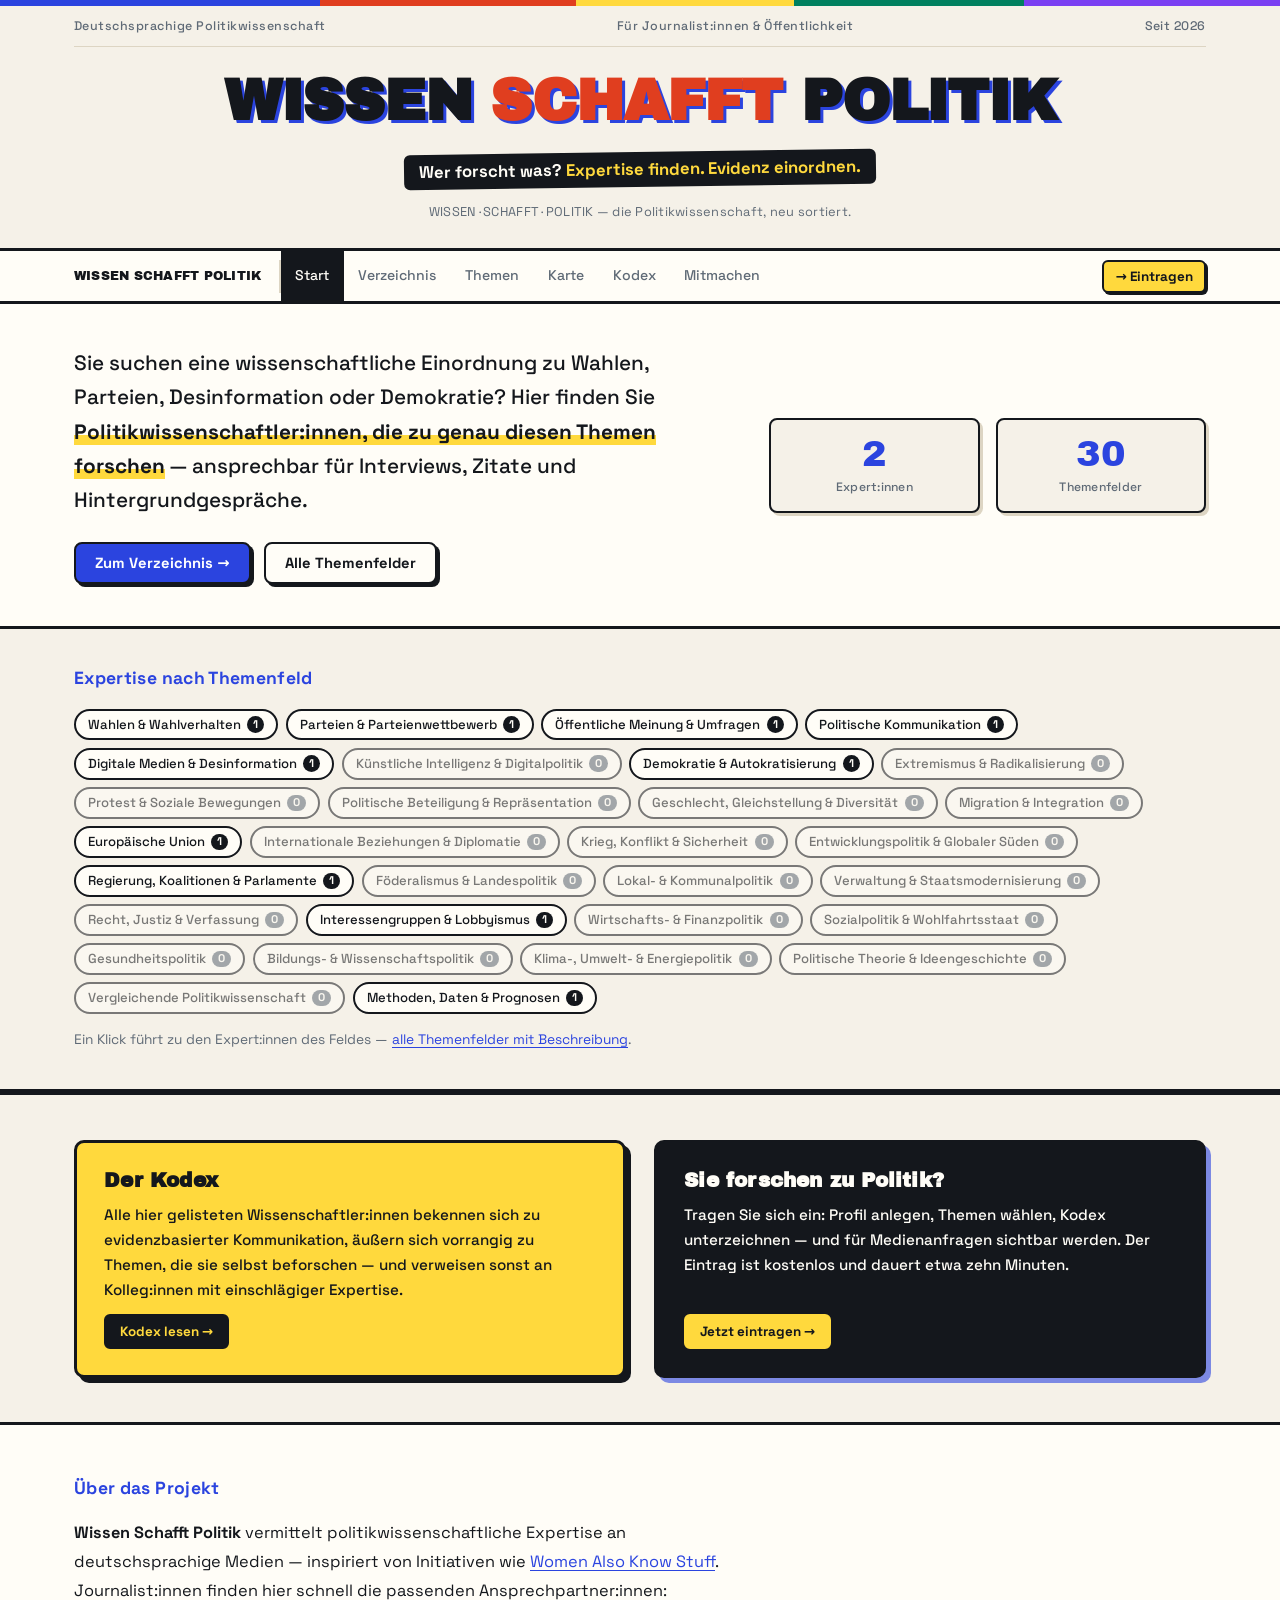
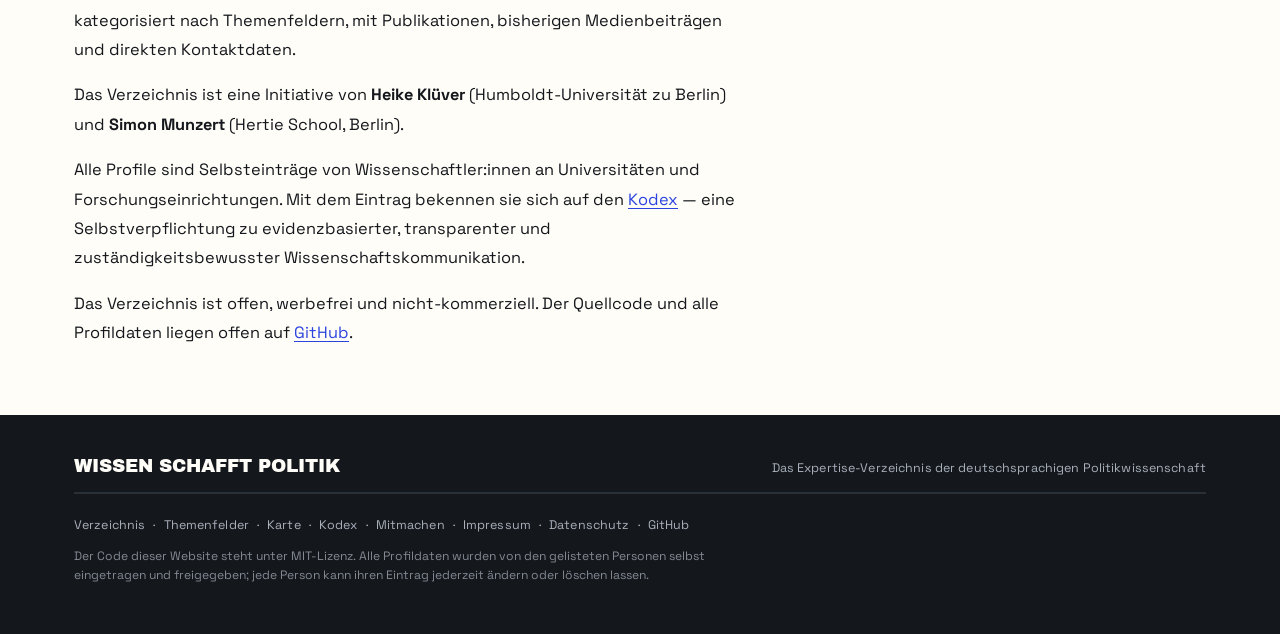
<file: index.html>
<!DOCTYPE html>
<html lang="de">
<head>
  <meta charset="UTF-8">
  <meta name="viewport" content="width=device-width, initial-scale=1.0">
  <title>Wissen Schafft Politik</title>
  <meta name="description" content="Das Expertise-Verzeichnis der deutschsprachigen Politikwissenschaft: Wissenschaftler:innen für Interviews, Einordnungen und Hintergrundgespräche — kategorisiert nach Themen, verpflichtet auf evidenzbasierte Kommunikation.">

  <!-- Open Graph -->
  <meta property="og:type"        content="website">
  <meta property="og:title"       content="Wissen Schafft Politik">
  <meta property="og:description" content="Das Expertise-Verzeichnis der deutschsprachigen Politikwissenschaft für Medien und Öffentlichkeit.">
  <meta property="og:url"         content="https://wissen-schafft-politik.github.io/">
  <meta property="og:image"       content="https://wissen-schafft-politik.github.io/assets/social-card.png">
  <meta property="og:image:width"  content="1200">
  <meta property="og:image:height" content="630">
  <meta property="og:image:alt"   content="Wissen Schafft Politik — Das Expertise-Verzeichnis der deutschsprachigen Politikwissenschaft">

  <meta name="twitter:card"        content="summary_large_image">
  <meta name="twitter:title"       content="Wissen Schafft Politik">
  <meta name="twitter:description" content="Das Expertise-Verzeichnis der deutschsprachigen Politikwissenschaft für Medien und Öffentlichkeit.">
  <meta name="twitter:image"       content="https://wissen-schafft-politik.github.io/assets/social-card.png">

  <link rel="icon" href="favicon.svg" type="image/svg+xml">

  <!-- Fonts are self-hosted (no requests to Google servers) for GDPR compliance -->
  <link rel="stylesheet" href="fonts.css">
  <link rel="stylesheet" href="style.css">
</head>
<body>

  <div class="top-stripe" aria-hidden="true"></div>

  <!-- ── Masthead ── -->
  <header class="masthead" id="top">
    <div class="container">
      <div class="masthead-eyebrow">
        <span>Deutschsprachige Politikwissenschaft</span>
        <span>Für Journalist:innen &amp; Öffentlichkeit</span>
        <span>Seit 2026</span>
      </div>
      <h1 class="masthead-name">
        <span class="mn-back" aria-hidden="true">Wissen Schafft Politik</span>
        <span class="mn-front">Wissen <em>Schafft</em> Politik</span>
      </h1>
      <div class="masthead-slogan">Wer forscht was? <em>Expertise finden. Evidenz einordnen.</em></div>
      <p class="masthead-wordplay">WISSEN&thinsp;·&thinsp;SCHAFFT&thinsp;·&thinsp;POLITIK — die Politikwissenschaft, neu sortiert.</p>
    </div>
  </header>

  <!-- ── Sticky navigation ── -->
  <nav class="top-nav" aria-label="Hauptnavigation">
    <div class="top-nav-inner">
      <a class="nav-brand" href="#top">Wissen Schafft Politik</a>
      <span class="nav-pipe" aria-hidden="true"></span>
      <div class="nav-sections">
        <a class="nav-link active" href="index.html" aria-current="page">Start</a>
        <a class="nav-link" href="verzeichnis.html">Verzeichnis</a>
        <a class="nav-link" href="themen.html">Themen</a>
        <a class="nav-link" href="karte.html">Karte</a>
        <a class="nav-link" href="kodex.html">Kodex</a>
        <a class="nav-link" href="mitmachen.html">Mitmachen</a>
      </div>
      <div class="nav-cta">
        <a href="mitmachen.html">→ Eintragen</a>
      </div>
    </div>
  </nav>

  <main>

    <!-- ── Intro ── -->
    <section class="intro-section">
      <div class="container">
        <div class="intro-grid">
          <div>
            <p class="intro-lead">
              Sie suchen eine wissenschaftliche Einordnung zu Wahlen, Parteien, Desinformation
              oder Demokratie? Hier finden Sie <strong>Politikwissenschaftler:innen, die zu genau
              diesen Themen forschen</strong> — ansprechbar für Interviews, Zitate und
              Hintergrundgespräche.
            </p>
            <div class="hero-actions">
              <a class="hero-btn hero-btn--primary" href="verzeichnis.html">Zum Verzeichnis →</a>
              <a class="hero-btn" href="themen.html">Alle Themenfelder</a>
            </div>
          </div>
          <div class="intro-stats" role="group" aria-label="Statistik">
            <div class="stat-box">
              <div class="stat-num" id="stat-experts">–</div>
              <div class="stat-label">Expert:innen</div>
            </div>
            <div class="stat-box">
              <div class="stat-num" id="stat-topics">–</div>
              <div class="stat-label">Themenfelder</div>
            </div>
          </div>
        </div>
      </div>
    </section>

    <!-- ── Alle Themenfelder ── -->
    <section class="home-topics-section">
      <div class="container">
        <h2 class="section-label">Expertise nach Themenfeld</h2>
        <div class="topic-chips" id="home-topic-chips"></div>
        <p class="home-topics-note">
          Ein Klick führt zu den Expert:innen des Feldes — <a href="themen.html">alle
          Themenfelder mit Beschreibung</a>.
        </p>
      </div>
    </section>

    <!-- ── Kodex & Mitmachen teasers ── -->
    <section class="note-section">
      <div class="container">
        <div class="note-grid">
          <div class="note-box note-box--kodex">
            <h2>Der Kodex</h2>
            <p>
              Alle hier gelisteten Wissenschaftler:innen bekennen sich zu evidenzbasierter
              Kommunikation, äußern sich vorrangig zu Themen, die sie selbst beforschen — und verweisen
              sonst an Kolleg:innen mit einschlägiger Expertise.
            </p>
            <a class="note-btn" href="kodex.html">Kodex lesen →</a>
          </div>
          <div class="note-box note-box--join">
            <h2>Sie forschen zu Politik?</h2>
            <p>
              Tragen Sie sich ein: Profil anlegen, Themen wählen, Kodex unterzeichnen — und für
              Medienanfragen sichtbar werden. Der Eintrag ist kostenlos und dauert etwa zehn Minuten.
            </p>
            <a class="note-btn" href="mitmachen.html">Jetzt eintragen →</a>
          </div>
        </div>
      </div>
    </section>

    <!-- ── About ── -->
    <section class="about-section" id="about">
      <div class="container">
        <h2 class="section-label">Über das Projekt</h2>
        <p class="about-text">
          <strong>Wissen Schafft Politik</strong> vermittelt politikwissenschaftliche Expertise
          an deutschsprachige Medien — inspiriert von Initiativen wie
          <a href="https://womenalsoknowstuff.com" target="_blank" rel="noopener noreferrer">Women Also Know Stuff</a>.
          Journalist:innen finden hier schnell die passenden Ansprechpartner:innen: kategorisiert
          nach Themenfeldern, mit Publikationen, bisherigen Medienbeiträgen und direkten Kontaktdaten.
        </p>
        <p class="about-text">
          Das Verzeichnis ist eine Initiative von
          <strong>Heike Klüver</strong> (Humboldt-Universität zu Berlin) und
          <strong>Simon Munzert</strong> (Hertie School, Berlin).
        </p>
        <p class="about-text">
          Alle Profile sind Selbsteinträge von Wissenschaftler:innen an Universitäten und
          Forschungseinrichtungen. Mit dem Eintrag bekennen sie sich auf den
          <a href="kodex.html">Kodex</a> — eine Selbstverpflichtung zu evidenzbasierter,
          transparenter und zuständigkeitsbewusster Wissenschaftskommunikation.
        </p>
        <p class="about-text">
          Das Verzeichnis ist offen, werbefrei und nicht-kommerziell. Der Quellcode und alle
          Profildaten liegen offen auf
          <a href="https://github.com/wissen-schafft-politik" target="_blank" rel="noopener noreferrer">GitHub</a>.
        </p>
      </div>
    </section>

  </main>

  <footer class="site-footer">
    <div class="container">
      <div class="footer-top">
        <span class="footer-brand">Wissen Schafft Politik</span>
        <span class="footer-copy">Das Expertise-Verzeichnis der deutschsprachigen Politikwissenschaft</span>
      </div>
      <hr class="rule">
      <nav class="footer-legal" aria-label="Rechtliches">
        <a href="verzeichnis.html">Verzeichnis</a>
        <span aria-hidden="true">·</span>
        <a href="themen.html">Themenfelder</a>
        <span aria-hidden="true">·</span>
        <a href="karte.html">Karte</a>
        <span aria-hidden="true">·</span>
        <a href="kodex.html">Kodex</a>
        <span aria-hidden="true">·</span>
        <a href="mitmachen.html">Mitmachen</a>
        <span aria-hidden="true">·</span>
        <a href="impressum.html">Impressum</a>
        <span aria-hidden="true">·</span>
        <a href="datenschutz.html">Datenschutz</a>
        <span aria-hidden="true">·</span>
        <a href="https://github.com/wissen-schafft-politik" target="_blank" rel="noopener noreferrer">GitHub</a>
      </nav>
      <p class="footer-fineprint">
        Der Code dieser Website steht unter MIT-Lizenz. Alle Profildaten wurden von den
        gelisteten Personen selbst eingetragen und freigegeben; jede Person kann ihren Eintrag
        jederzeit ändern oder löschen lassen.
      </p>
    </div>
  </footer>

  <script src="data/experts.js"></script>
  <script src="topics.js"></script>
  <script>
    /* Startseite: Statistik + Themen-Chips (alle Felder, auch unbesetzte) */
    (function () {
      'use strict';
      var TOPICS = window.PSW_TOPICS || [];
      document.getElementById('stat-topics').textContent = TOPICS.length;

      var load = window.PSW_EXPERTS
        ? Promise.resolve(window.PSW_EXPERTS)
        : fetch('data/experts.json').then(function (r) {
            if (!r.ok) throw new Error(r.status); return r.json();
          });
      load
        .then(function (data) {
          var experts = data.experts || [];
          document.getElementById('stat-experts').textContent = experts.length;
          var chips = document.getElementById('home-topic-chips');
          chips.innerHTML = TOPICS.map(function (t) {
            var n = experts.filter(function (e) {
              return (e.topics || []).indexOf(t.name) >= 0;
            }).length;
            return '<a class="chip' + (n === 0 ? ' chip-empty' : '') + '" ' +
              'style="--chip-color:' + t.color + '" ' +
              'href="verzeichnis.html?thema=' + encodeURIComponent(t.name) + '">' +
              t.name + ' <span class="chip-count">' + n + '</span></a>';
          }).join('');
        })
        .catch(function (err) { console.error(err); });
    })();
  </script>
</body>
</html>
</file>
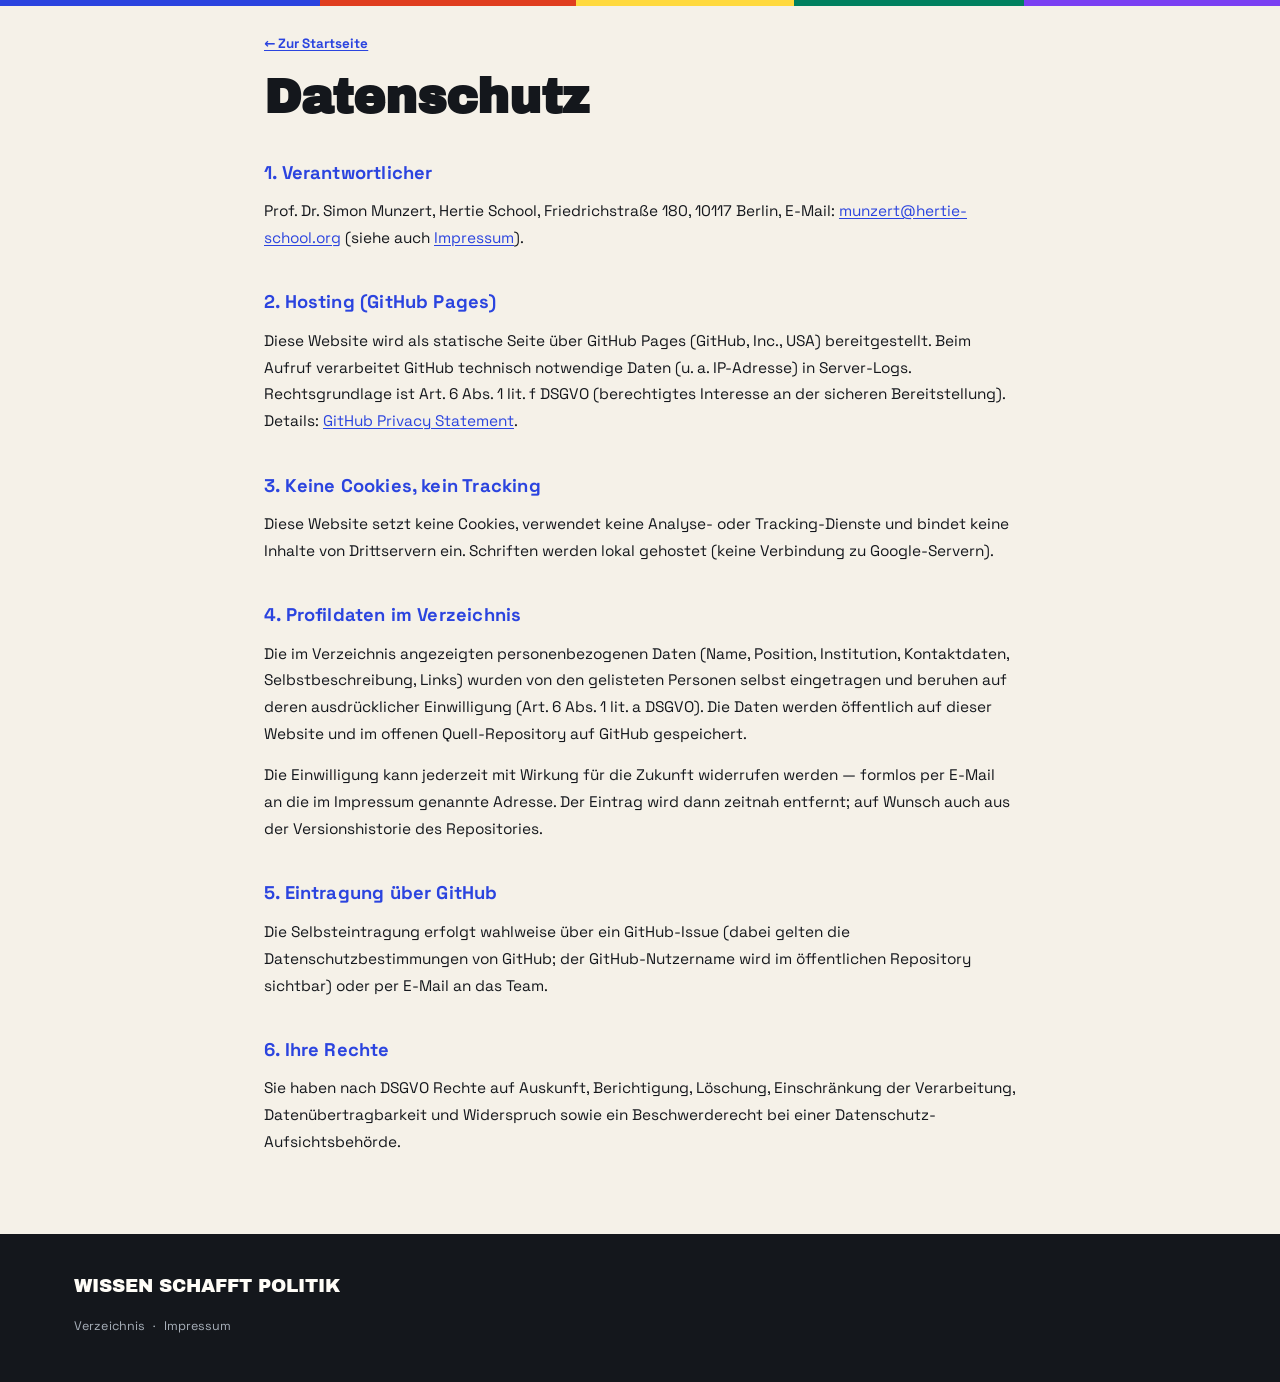
<file: datenschutz.html>
<!DOCTYPE html>
<html lang="de">
<head>
  <meta charset="UTF-8">
  <meta name="viewport" content="width=device-width, initial-scale=1.0">
  <title>Datenschutz — Wissen Schafft Politik</title>
  <meta name="robots" content="noindex">
  <link rel="icon" href="favicon.svg" type="image/svg+xml">
  <link rel="stylesheet" href="fonts.css">
  <link rel="stylesheet" href="style.css">
</head>
<body>

  <div class="top-stripe" aria-hidden="true"></div>

  <main class="page">
    <div class="container">
      <a class="page-back" href="index.html">← Zur Startseite</a>
      <h1 class="page-title">Datenschutz</h1>

      <h2>1. Verantwortlicher</h2>
      <p>
        Prof. Dr. Simon Munzert, Hertie School, Friedrichstraße 180, 10117 Berlin,
        E-Mail: <a href="mailto:munzert@hertie-school.org">munzert@hertie-school.org</a>
        (siehe auch <a href="impressum.html">Impressum</a>).
      </p>

      <h2>2. Hosting (GitHub Pages)</h2>
      <p>
        Diese Website wird als statische Seite über GitHub Pages (GitHub, Inc., USA) bereitgestellt.
        Beim Aufruf verarbeitet GitHub technisch notwendige Daten (u. a. IP-Adresse) in
        Server-Logs. Rechtsgrundlage ist Art. 6 Abs. 1 lit. f DSGVO (berechtigtes Interesse
        an der sicheren Bereitstellung). Details:
        <a href="https://docs.github.com/en/site-policy/privacy-policies/github-general-privacy-statement"
           target="_blank" rel="noopener noreferrer">GitHub Privacy Statement</a>.
      </p>

      <h2>3. Keine Cookies, kein Tracking</h2>
      <p>
        Diese Website setzt keine Cookies, verwendet keine Analyse- oder Tracking-Dienste und
        bindet keine Inhalte von Drittservern ein. Schriften werden lokal gehostet
        (keine Verbindung zu Google-Servern).
      </p>

      <h2>4. Profildaten im Verzeichnis</h2>
      <p>
        Die im Verzeichnis angezeigten personenbezogenen Daten (Name, Position, Institution,
        Kontaktdaten, Selbstbeschreibung, Links) wurden von den gelisteten Personen selbst
        eingetragen und beruhen auf deren ausdrücklicher Einwilligung
        (Art. 6 Abs. 1 lit. a DSGVO). Die Daten werden öffentlich auf dieser Website und im
        offenen Quell-Repository auf GitHub gespeichert.
      </p>
      <p>
        Die Einwilligung kann jederzeit mit Wirkung für die Zukunft widerrufen werden —
        formlos per E-Mail an die im Impressum genannte Adresse. Der Eintrag wird dann
        zeitnah entfernt; auf Wunsch auch aus der Versionshistorie des Repositories.
      </p>

      <h2>5. Eintragung über GitHub</h2>
      <p>
        Die Selbsteintragung erfolgt wahlweise über ein GitHub-Issue (dabei gelten die
        Datenschutzbestimmungen von GitHub; der GitHub-Nutzername wird im öffentlichen
        Repository sichtbar) oder per E-Mail an das Team.
      </p>

      <h2>6. Ihre Rechte</h2>
      <p>
        Sie haben nach DSGVO Rechte auf Auskunft, Berichtigung, Löschung, Einschränkung der
        Verarbeitung, Datenübertragbarkeit und Widerspruch sowie ein Beschwerderecht bei einer
        Datenschutz-Aufsichtsbehörde.
      </p>
    </div>
  </main>

  <footer class="site-footer">
    <div class="container">
      <div class="footer-top">
        <span class="footer-brand">Wissen Schafft Politik</span>
      </div>
      <nav class="footer-legal" aria-label="Rechtliches">
        <a href="verzeichnis.html">Verzeichnis</a>
        <span aria-hidden="true">·</span>
        <a href="impressum.html">Impressum</a>
      </nav>
    </div>
  </footer>

</body>
</html>
</file>
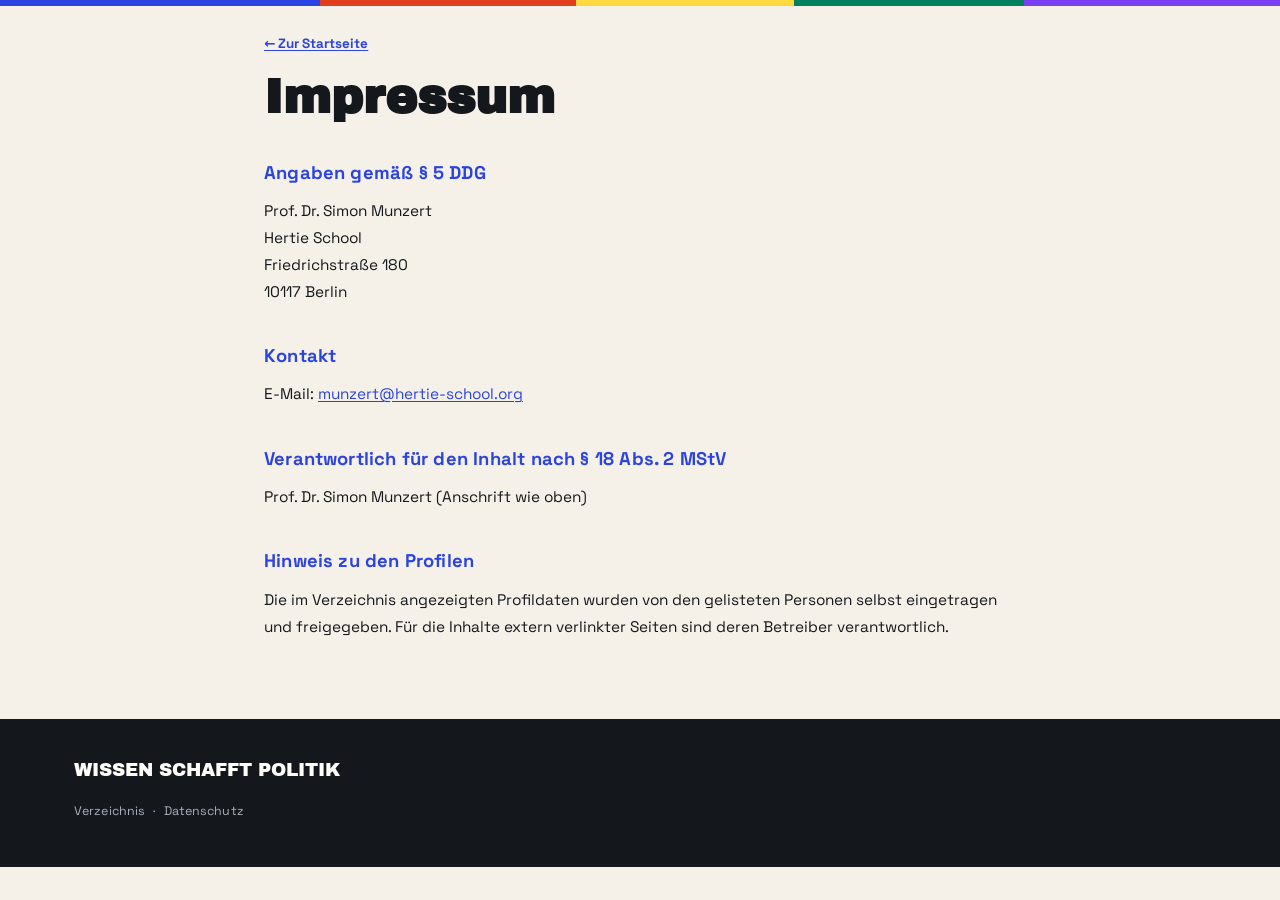
<file: impressum.html>
<!DOCTYPE html>
<html lang="de">
<head>
  <meta charset="UTF-8">
  <meta name="viewport" content="width=device-width, initial-scale=1.0">
  <title>Impressum — Wissen Schafft Politik</title>
  <meta name="robots" content="noindex">
  <link rel="icon" href="favicon.svg" type="image/svg+xml">
  <link rel="stylesheet" href="fonts.css">
  <link rel="stylesheet" href="style.css">
</head>
<body>

  <div class="top-stripe" aria-hidden="true"></div>

  <main class="page">
    <div class="container">
      <a class="page-back" href="index.html">← Zur Startseite</a>
      <h1 class="page-title">Impressum</h1>

      <h2>Angaben gemäß § 5 DDG</h2>
      <p>
        Prof. Dr. Simon Munzert<br>
        Hertie School<br>
        Friedrichstraße 180<br>
        10117 Berlin
      </p>

      <h2>Kontakt</h2>
      <p>
        E-Mail: <a href="mailto:munzert@hertie-school.org">munzert@hertie-school.org</a>
      </p>

      <h2>Verantwortlich für den Inhalt nach § 18 Abs. 2 MStV</h2>
      <p>
        Prof. Dr. Simon Munzert (Anschrift wie oben)
      </p>

      <h2>Hinweis zu den Profilen</h2>
      <p>
        Die im Verzeichnis angezeigten Profildaten wurden von den gelisteten Personen selbst
        eingetragen und freigegeben. Für die Inhalte extern verlinkter Seiten sind deren
        Betreiber verantwortlich.
      </p>
    </div>
  </main>

  <footer class="site-footer">
    <div class="container">
      <div class="footer-top">
        <span class="footer-brand">Wissen Schafft Politik</span>
      </div>
      <nav class="footer-legal" aria-label="Rechtliches">
        <a href="verzeichnis.html">Verzeichnis</a>
        <span aria-hidden="true">·</span>
        <a href="datenschutz.html">Datenschutz</a>
      </nav>
    </div>
  </footer>

</body>
</html>
</file>
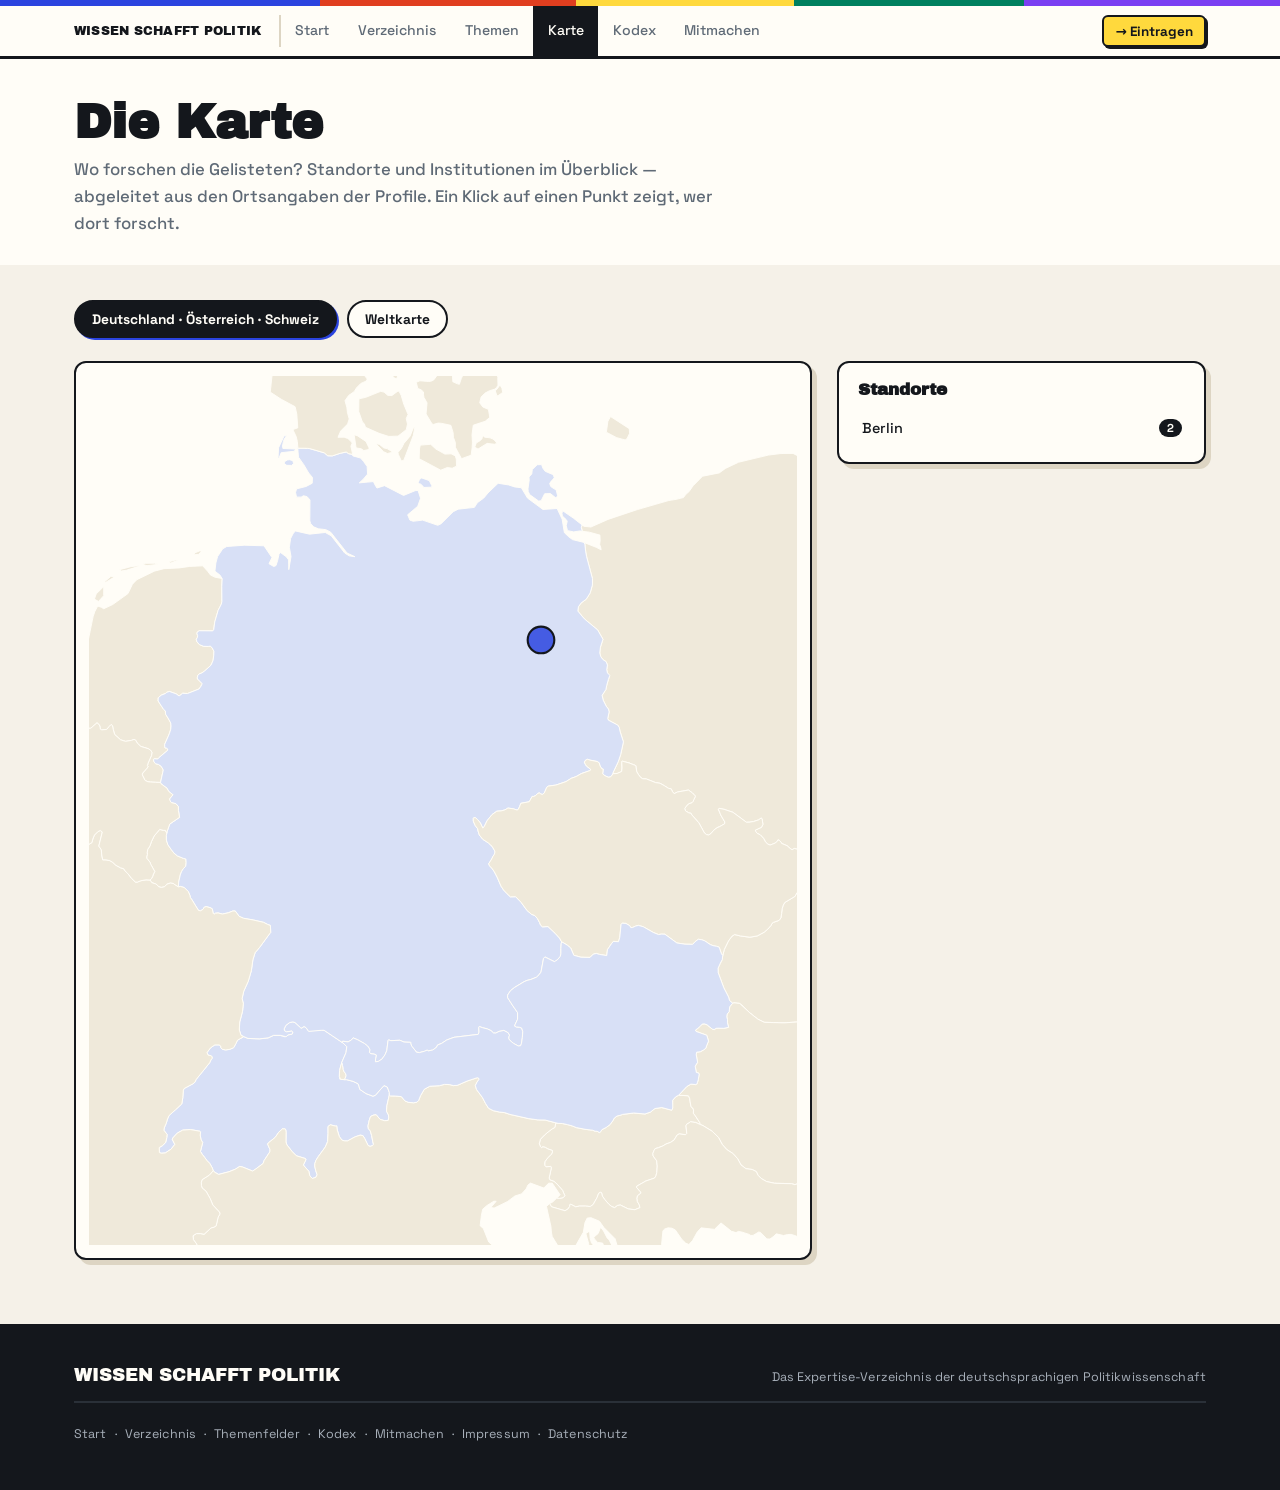
<file: karte.html>
<!DOCTYPE html>
<html lang="de">
<head>
  <meta charset="UTF-8">
  <meta name="viewport" content="width=device-width, initial-scale=1.0">
  <title>Karte — Wissen Schafft Politik</title>
  <meta name="description" content="Wo forschen die gelisteten Politikwissenschaftler:innen? Standorte und Institutionen auf der Deutschland-/Österreich-/Schweiz-Karte und der Weltkarte.">
  <link rel="icon" href="favicon.svg" type="image/svg+xml">
  <link rel="stylesheet" href="fonts.css">
  <link rel="stylesheet" href="style.css">
</head>
<body>

  <div class="top-stripe" aria-hidden="true"></div>

  <nav class="top-nav" aria-label="Hauptnavigation">
    <div class="top-nav-inner">
      <a class="nav-brand" href="index.html">Wissen Schafft Politik</a>
      <span class="nav-pipe" aria-hidden="true"></span>
      <div class="nav-sections">
        <a class="nav-link" href="index.html">Start</a>
        <a class="nav-link" href="verzeichnis.html">Verzeichnis</a>
        <a class="nav-link" href="themen.html">Themen</a>
        <a class="nav-link active" href="karte.html" aria-current="page">Karte</a>
        <a class="nav-link" href="kodex.html">Kodex</a>
        <a class="nav-link" href="mitmachen.html">Mitmachen</a>
      </div>
      <div class="nav-cta">
        <a href="mitmachen.html">→ Eintragen</a>
      </div>
    </div>
  </nav>

  <main>
    <header class="page-head">
      <div class="container">
        <h1 class="page-title">Die Karte</h1>
        <p class="page-subtitle">
          Wo forschen die Gelisteten? Standorte und Institutionen im Überblick —
          abgeleitet aus den Ortsangaben der Profile. Ein Klick auf einen Punkt zeigt,
          wer dort forscht.
        </p>
      </div>
    </header>

    <section class="map-section">
      <div class="container">
        <div class="map-toggle" role="group" aria-label="Kartenausschnitt wählen">
          <button type="button" class="map-toggle-btn active" data-map="dach">Deutschland · Österreich · Schweiz</button>
          <button type="button" class="map-toggle-btn" data-map="world">Weltkarte</button>
        </div>
        <div class="map-layout">
          <div class="map-canvas" id="map-canvas" aria-label="Karte der Forschungsstandorte"></div>
          <aside class="map-panel" id="map-panel"></aside>
        </div>
        <p class="map-note" id="map-note" hidden></p>
      </div>
    </section>
  </main>

  <footer class="site-footer">
    <div class="container">
      <div class="footer-top">
        <span class="footer-brand">Wissen Schafft Politik</span>
        <span class="footer-copy">Das Expertise-Verzeichnis der deutschsprachigen Politikwissenschaft</span>
      </div>
      <hr class="rule">
      <nav class="footer-legal" aria-label="Rechtliches">
        <a href="index.html">Start</a>
        <span aria-hidden="true">·</span>
        <a href="verzeichnis.html">Verzeichnis</a>
        <span aria-hidden="true">·</span>
        <a href="themen.html">Themenfelder</a>
        <span aria-hidden="true">·</span>
        <a href="kodex.html">Kodex</a>
        <span aria-hidden="true">·</span>
        <a href="mitmachen.html">Mitmachen</a>
        <span aria-hidden="true">·</span>
        <a href="impressum.html">Impressum</a>
        <span aria-hidden="true">·</span>
        <a href="datenschutz.html">Datenschutz</a>
      </nav>
    </div>
  </footer>

  <script src="data/experts.js"></script>
  <script src="data/places.js"></script>
  <script src="assets/maps.js"></script>
  <script src="karte.js"></script>
</body>
</html>
</file>
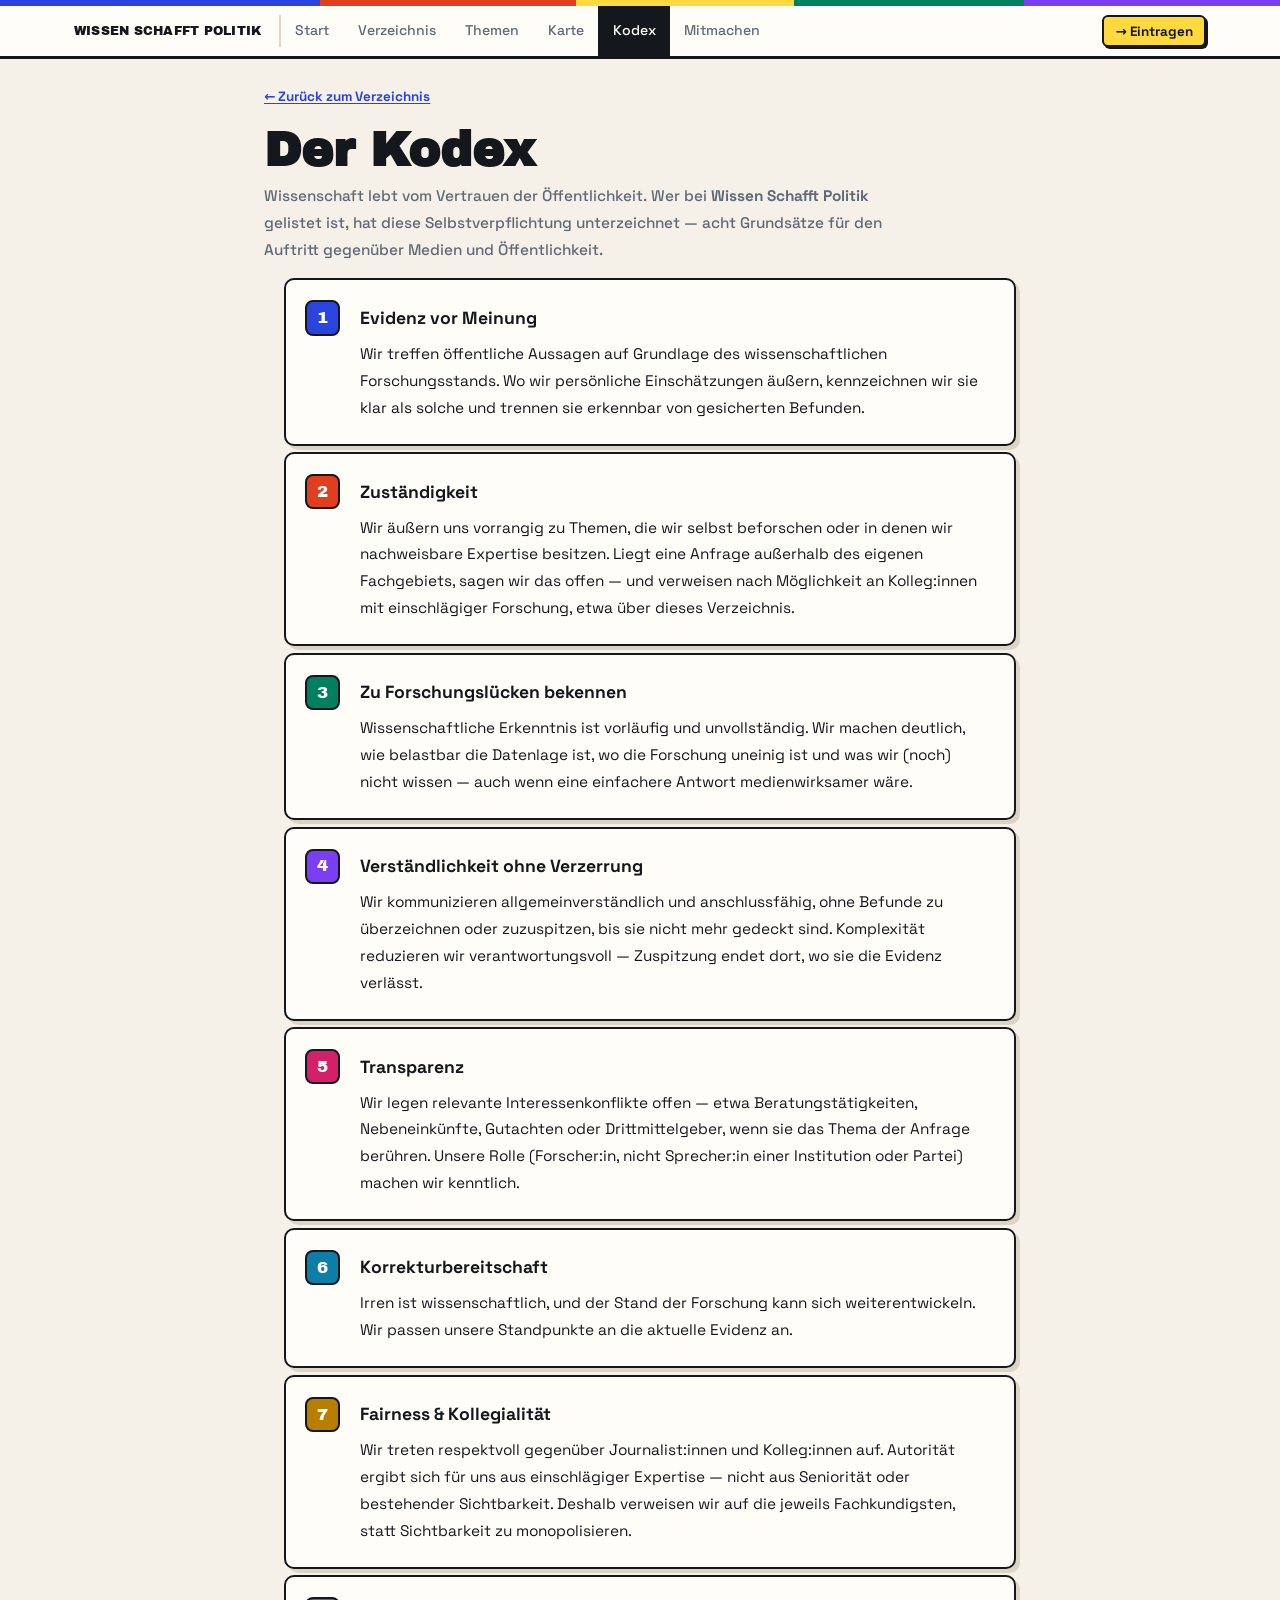
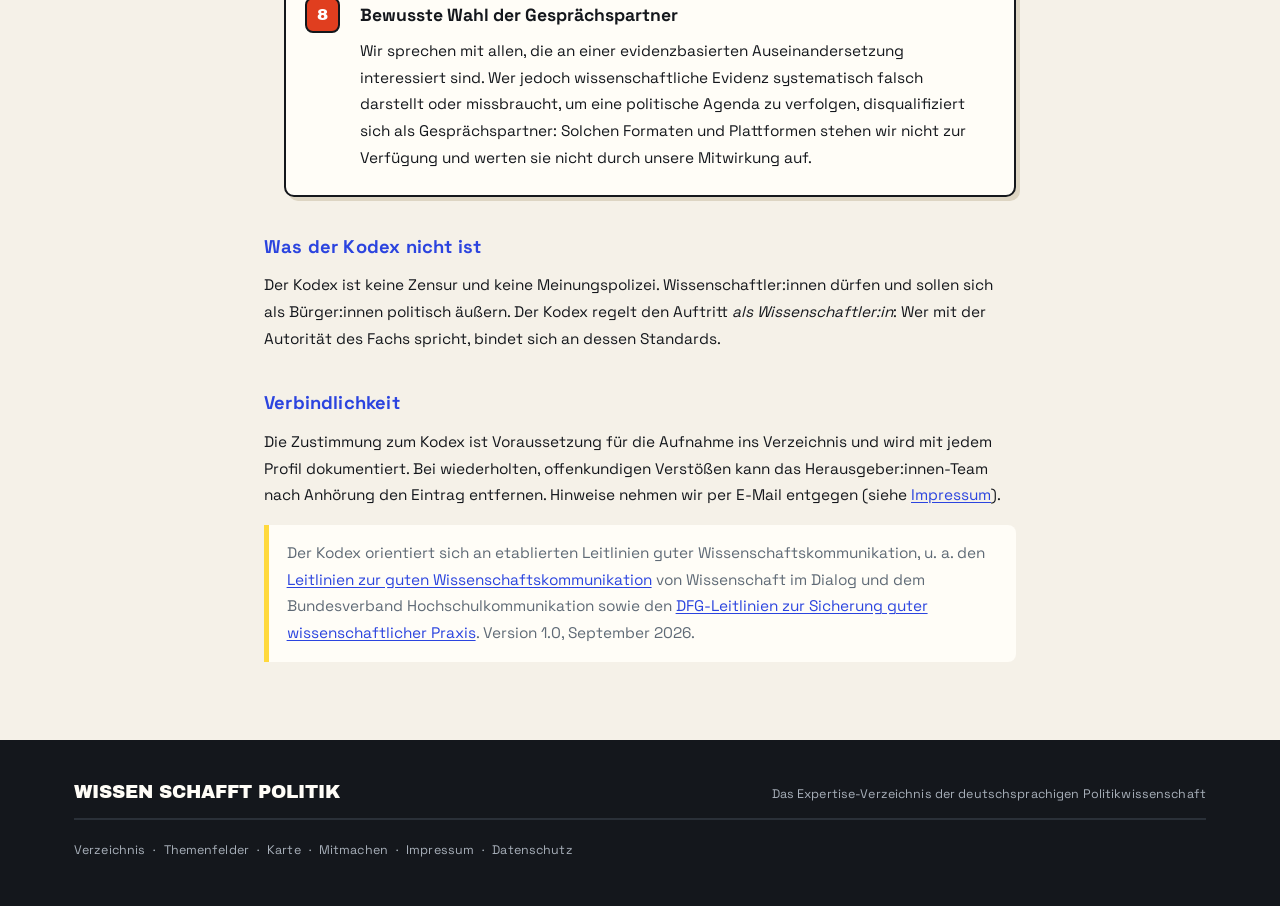
<file: kodex.html>
<!DOCTYPE html>
<html lang="de">
<head>
  <meta charset="UTF-8">
  <meta name="viewport" content="width=device-width, initial-scale=1.0">
  <title>Der Kodex — Wissen Schafft Politik</title>
  <meta name="description" content="Die Selbstverpflichtung aller bei Wissen Schafft Politik gelisteten Politikwissenschaftler:innen: evidenzbasiert, zuständigkeitsbewusst, transparent.">
  <link rel="icon" href="favicon.svg" type="image/svg+xml">
  <link rel="stylesheet" href="fonts.css">
  <link rel="stylesheet" href="style.css">
</head>
<body>

  <div class="top-stripe" aria-hidden="true"></div>

  <nav class="top-nav" aria-label="Hauptnavigation">
    <div class="top-nav-inner">
      <a class="nav-brand" href="index.html">Wissen Schafft Politik</a>
      <span class="nav-pipe" aria-hidden="true"></span>
      <div class="nav-sections">
        <a class="nav-link" href="index.html">Start</a>
        <a class="nav-link" href="verzeichnis.html">Verzeichnis</a>
        <a class="nav-link" href="themen.html">Themen</a>
        <a class="nav-link" href="karte.html">Karte</a>
        <a class="nav-link active" href="kodex.html" aria-current="page">Kodex</a>
        <a class="nav-link" href="mitmachen.html">Mitmachen</a>
      </div>
      <div class="nav-cta">
        <a href="mitmachen.html">→ Eintragen</a>
      </div>
    </div>
  </nav>

  <main class="page">
    <div class="container">
      <a class="page-back" href="verzeichnis.html">← Zurück zum Verzeichnis</a>
      <h1 class="page-title">Der Kodex</h1>
      <p class="page-subtitle">
        Wissenschaft lebt vom Vertrauen der Öffentlichkeit. Wer bei
        <strong>Wissen Schafft Politik</strong> gelistet ist, hat diese Selbstverpflichtung
        unterzeichnet — acht Grundsätze für den Auftritt gegenüber Medien und Öffentlichkeit.
      </p>

      <ol class="kodex-list">
        <li class="kodex-item">
          <h3>Evidenz vor Meinung</h3>
          <p>
            Wir treffen öffentliche Aussagen auf Grundlage des wissenschaftlichen Forschungsstands.
            Wo wir persönliche Einschätzungen äußern, kennzeichnen wir sie klar als solche und
            trennen sie erkennbar von gesicherten Befunden.
          </p> 
        </li>
        <li class="kodex-item">
          <h3>Zuständigkeit</h3>
          <p>
            Wir äußern uns vorrangig zu Themen, die wir selbst beforschen oder in denen wir
            nachweisbare Expertise besitzen. Liegt eine Anfrage außerhalb des eigenen Fachgebiets,
            sagen wir das offen — und verweisen nach Möglichkeit an Kolleg:innen mit einschlägiger
            Forschung, etwa über dieses Verzeichnis.
          </p>
        </li>
        <li class="kodex-item">
          <h3>Zu Forschungslücken bekennen</h3>
          <p>
            Wissenschaftliche Erkenntnis ist vorläufig und unvollständig. Wir machen deutlich, wie belastbar die
            Datenlage ist, wo die Forschung uneinig ist und was wir (noch) nicht wissen —
            auch wenn eine einfachere Antwort medienwirksamer wäre.
          </p>
        </li>
        <li class="kodex-item">
          <h3>Verständlichkeit ohne Verzerrung</h3>
          <p>
            Wir kommunizieren allgemeinverständlich und anschlussfähig, ohne Befunde zu
            überzeichnen oder zuzuspitzen, bis sie nicht mehr gedeckt sind. Komplexität
            reduzieren wir verantwortungsvoll — Zuspitzung endet dort, wo sie die Evidenz verlässt.
          </p>
        </li>
        <li class="kodex-item">
          <h3>Transparenz</h3>
          <p>
            Wir legen relevante Interessenkonflikte offen — etwa Beratungstätigkeiten,
            Nebeneinkünfte, Gutachten oder Drittmittelgeber, wenn sie das Thema
            der Anfrage berühren. Unsere Rolle (Forscher:in, nicht Sprecher:in einer Institution
            oder Partei) machen wir kenntlich.
          </p>
        </li>
        <li class="kodex-item">
          <h3>Korrekturbereitschaft</h3>
          <p>
            Irren ist wissenschaftlich, und der Stand der Forschung kann sich weiterentwickeln.
			Wir passen unsere Standpunkte an die aktuelle Evidenz an.
          </p>
        </li>
        <li class="kodex-item">
          <h3>Fairness &amp; Kollegialität</h3>
          <p>
            Wir treten respektvoll gegenüber Journalist:innen und Kolleg:innen auf.
            Autorität ergibt sich für uns aus einschlägiger Expertise — nicht aus
            Seniorität oder bestehender Sichtbarkeit. Deshalb verweisen wir auf die
            jeweils Fachkundigsten, statt Sichtbarkeit zu monopolisieren.
          </p>
        </li>
        <li class="kodex-item">
          <h3>Bewusste Wahl der Gesprächspartner</h3>
          <p>
            Wir sprechen mit allen, die an einer evidenzbasierten Auseinandersetzung
            interessiert sind. Wer jedoch wissenschaftliche Evidenz systematisch falsch
            darstellt oder missbraucht, um eine politische Agenda zu verfolgen,
            disqualifiziert sich als Gesprächspartner: Solchen Formaten und Plattformen
            stehen wir nicht zur Verfügung und werten sie nicht durch unsere
            Mitwirkung auf.
          </p>
        </li>
      </ol>

      <h2>Was der Kodex nicht ist</h2>
      <p>
        Der Kodex ist keine Zensur und keine Meinungspolizei. Wissenschaftler:innen dürfen und
        sollen sich als Bürger:innen politisch äußern. Der Kodex regelt den Auftritt
        <em>als Wissenschaftler:in</em>: Wer mit der Autorität des Fachs spricht, bindet sich
        an dessen Standards.
      </p>

      <h2>Verbindlichkeit</h2>
      <p>
        Die Zustimmung zum Kodex ist Voraussetzung für die Aufnahme ins Verzeichnis und wird
        mit jedem Profil dokumentiert. Bei wiederholten, offenkundigen Verstößen kann das
        Herausgeber:innen-Team nach Anhörung den Eintrag entfernen. Hinweise nehmen wir per
        E-Mail entgegen (siehe <a href="impressum.html">Impressum</a>).
      </p>

      <p class="page-note">
        Der Kodex orientiert sich an etablierten Leitlinien guter Wissenschaftskommunikation,
        u.&nbsp;a. den <a href="https://wissenschaft-im-dialog.de/documents/380/Leitlinien_zur_guten_Wissenschaftskommunikation.pdf"
        target="_blank" rel="noopener noreferrer">Leitlinien zur guten Wissenschaftskommunikation</a>
        von Wissenschaft im Dialog und dem Bundesverband Hochschulkommunikation sowie den
        <a href="https://wissenschaftliche-integritaet.de/kodex/" target="_blank"
        rel="noopener noreferrer">DFG-Leitlinien zur Sicherung guter wissenschaftlicher Praxis</a>.
        Version 1.0, September 2026.
      </p>
    </div>
  </main>

  <footer class="site-footer">
    <div class="container">
      <div class="footer-top">
        <span class="footer-brand">Wissen Schafft Politik</span>
        <span class="footer-copy">Das Expertise-Verzeichnis der deutschsprachigen Politikwissenschaft</span>
      </div>
      <hr class="rule">
      <nav class="footer-legal" aria-label="Rechtliches">
        <a href="verzeichnis.html">Verzeichnis</a>
        <span aria-hidden="true">·</span>
        <a href="themen.html">Themenfelder</a>
        <span aria-hidden="true">·</span>
        <a href="karte.html">Karte</a>
        <span aria-hidden="true">·</span>
        <a href="mitmachen.html">Mitmachen</a>
        <span aria-hidden="true">·</span>
        <a href="impressum.html">Impressum</a>
        <span aria-hidden="true">·</span>
        <a href="datenschutz.html">Datenschutz</a>
      </nav>
    </div>
  </footer>

</body>
</html>
</file>
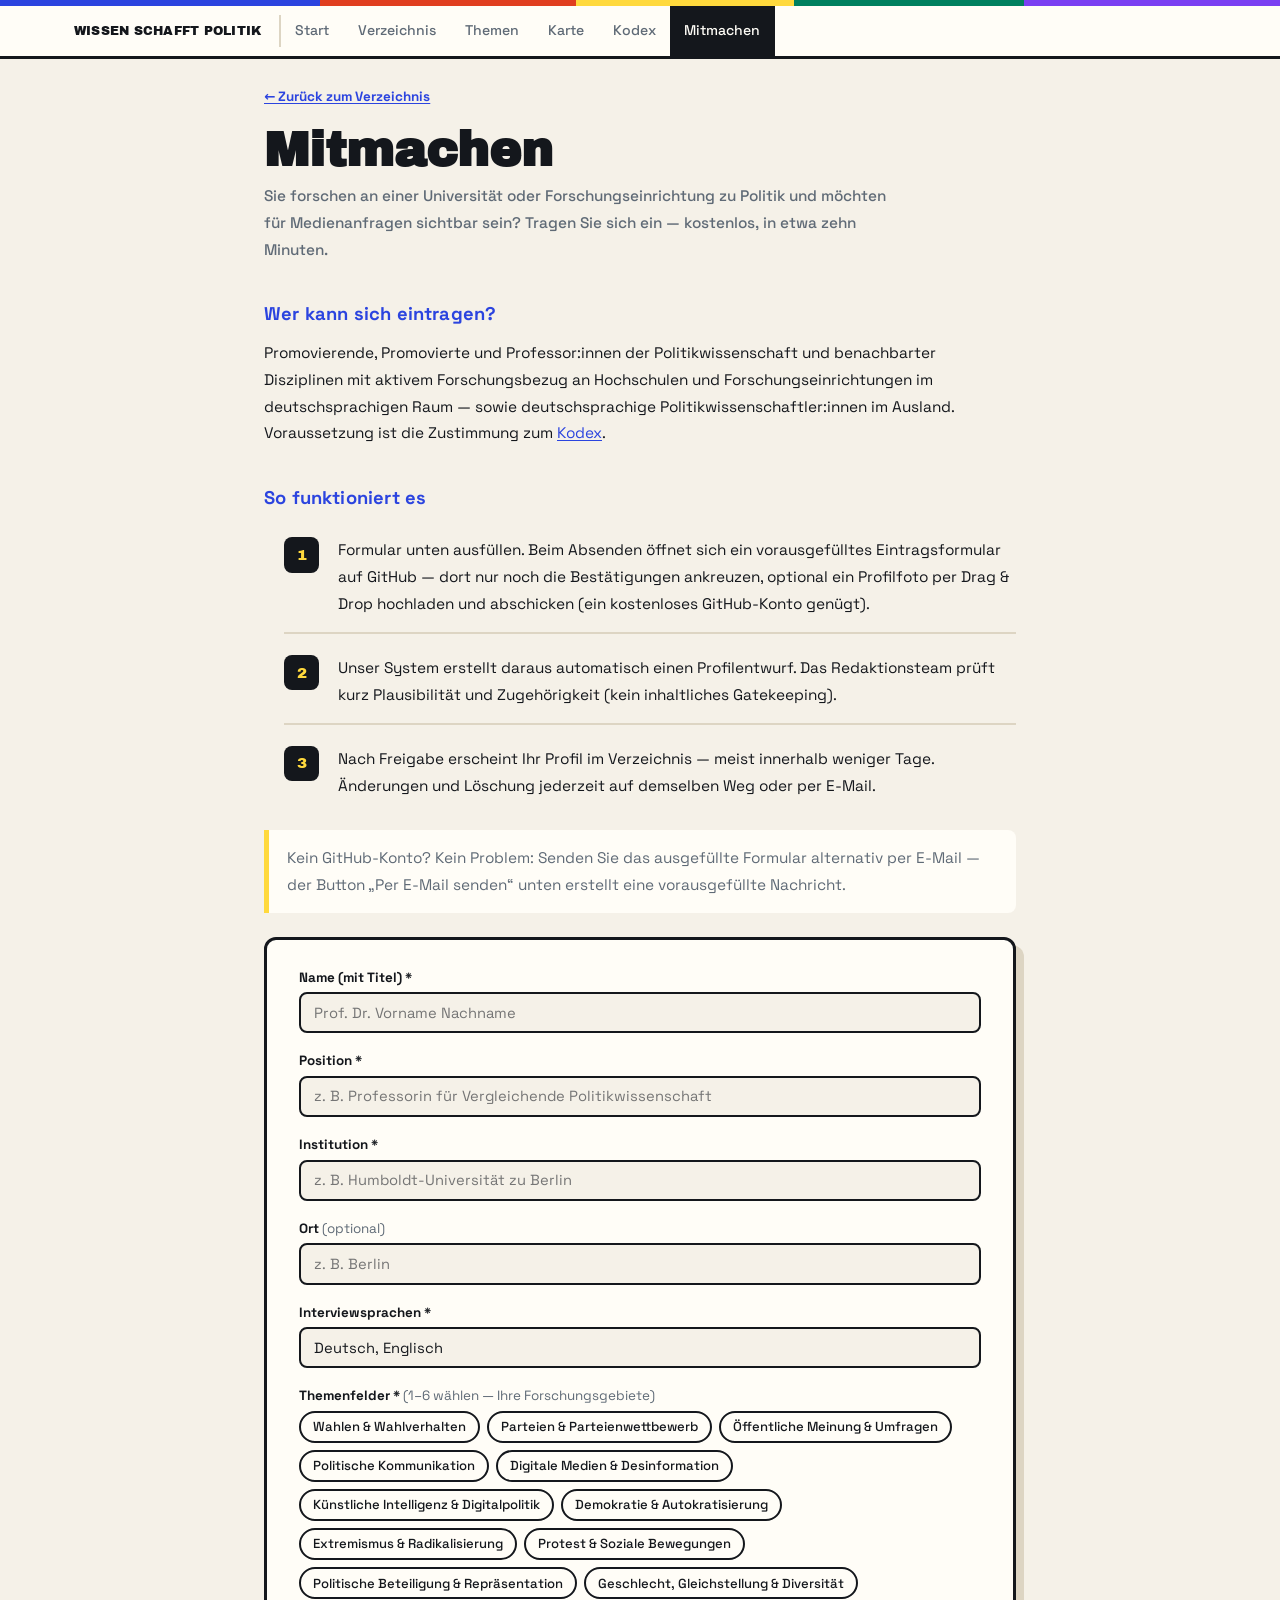
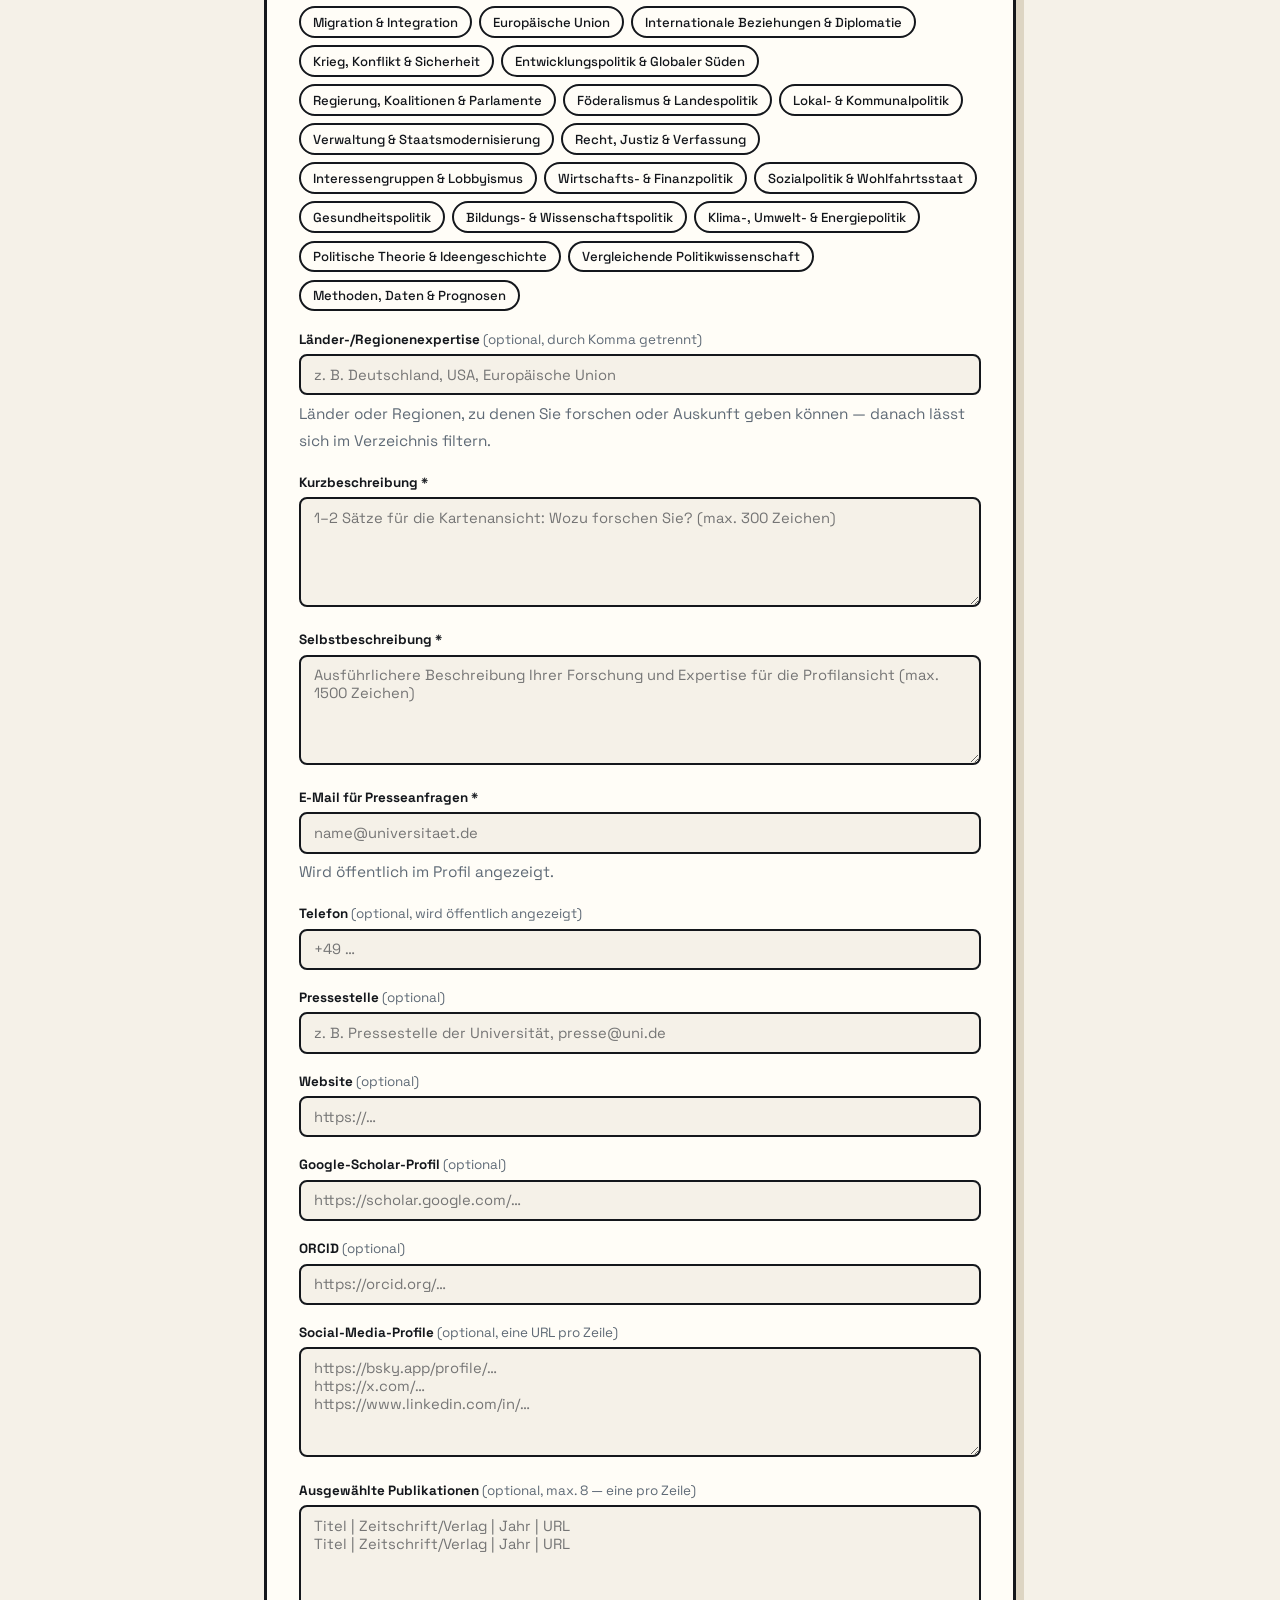
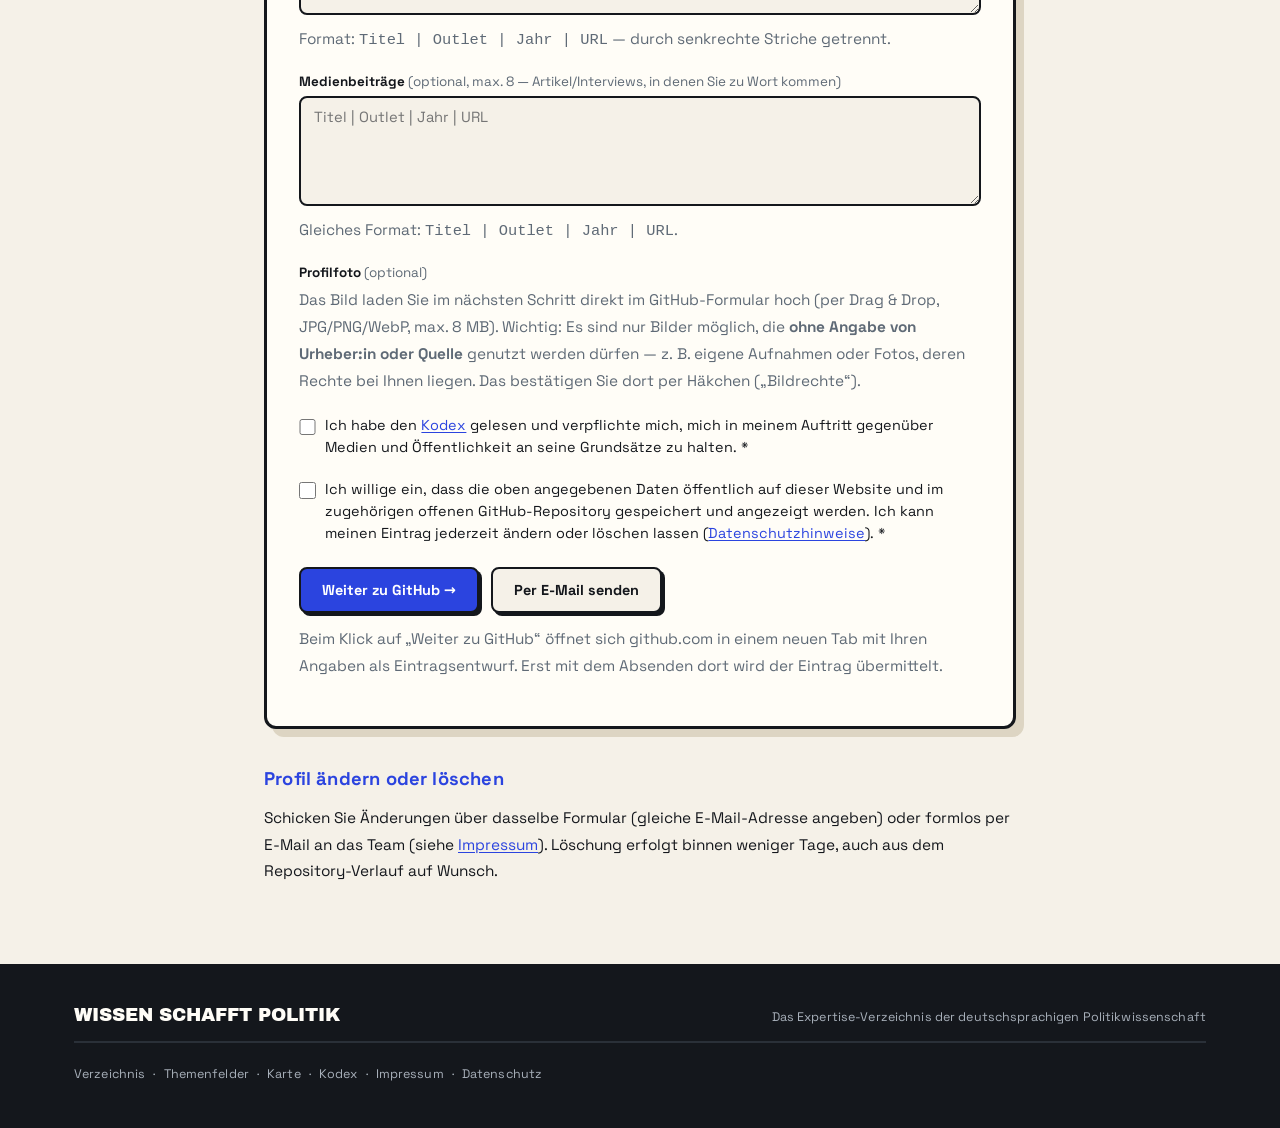
<file: mitmachen.html>
<!DOCTYPE html>
<html lang="de">
<head>
  <meta charset="UTF-8">
  <meta name="viewport" content="width=device-width, initial-scale=1.0">
  <title>Mitmachen — Wissen Schafft Politik</title>
  <meta name="description" content="Tragen Sie sich in das Verzeichnis deutschsprachiger Politikwissenschaftler:innen ein: Profil anlegen, Themen wählen, Kodex unterzeichnen.">
  <link rel="icon" href="favicon.svg" type="image/svg+xml">
  <link rel="stylesheet" href="fonts.css">
  <link rel="stylesheet" href="style.css">
</head>
<body>

  <div class="top-stripe" aria-hidden="true"></div>

  <nav class="top-nav" aria-label="Hauptnavigation">
    <div class="top-nav-inner">
      <a class="nav-brand" href="index.html">Wissen Schafft Politik</a>
      <span class="nav-pipe" aria-hidden="true"></span>
      <div class="nav-sections">
        <a class="nav-link" href="index.html">Start</a>
        <a class="nav-link" href="verzeichnis.html">Verzeichnis</a>
        <a class="nav-link" href="themen.html">Themen</a>
        <a class="nav-link" href="karte.html">Karte</a>
        <a class="nav-link" href="kodex.html">Kodex</a>
        <a class="nav-link active" href="mitmachen.html" aria-current="page">Mitmachen</a>
      </div>
    </div>
  </nav>

  <main class="page">
    <div class="container">
      <a class="page-back" href="verzeichnis.html">← Zurück zum Verzeichnis</a>
      <h1 class="page-title">Mitmachen</h1>
      <p class="page-subtitle">
        Sie forschen an einer Universität oder Forschungseinrichtung zu Politik und möchten
        für Medienanfragen sichtbar sein? Tragen Sie sich ein — kostenlos, in etwa zehn Minuten.
      </p>

      <h2>Wer kann sich eintragen?</h2>
      <p>
        Promovierende, Promovierte und Professor:innen der Politikwissenschaft und benachbarter
        Disziplinen mit aktivem Forschungsbezug an Hochschulen und Forschungseinrichtungen im
        deutschsprachigen Raum — sowie deutschsprachige Politikwissenschaftler:innen im Ausland.
        Voraussetzung ist die Zustimmung zum <a href="kodex.html">Kodex</a>.
      </p>

      <h2>So funktioniert es</h2>
      <ol class="steps-list">
        <li>
          <span class="step-num">1</span>
          <span>Formular unten ausfüllen. Beim Absenden öffnet sich ein vorausgefülltes
          Eintragsformular auf GitHub — dort nur noch die Bestätigungen ankreuzen, optional
          ein Profilfoto per Drag &amp; Drop hochladen und abschicken (ein kostenloses
          GitHub-Konto genügt).</span>
        </li>
        <li>
          <span class="step-num">2</span>
          <span>Unser System erstellt daraus automatisch einen Profilentwurf. Das
          Redaktionsteam prüft kurz Plausibilität und Zugehörigkeit (kein inhaltliches Gatekeeping).</span>
        </li>
        <li>
          <span class="step-num">3</span>
          <span>Nach Freigabe erscheint Ihr Profil im Verzeichnis — meist innerhalb weniger
          Tage. Änderungen und Löschung jederzeit auf demselben Weg oder per E-Mail.</span>
        </li>
      </ol>
      <p class="page-note">
        Kein GitHub-Konto? Kein Problem: Senden Sie das ausgefüllte Formular alternativ
        per E-Mail — der Button „Per E-Mail senden“ unten erstellt eine vorausgefüllte Nachricht.
      </p>

      <form class="join-form" id="join-form" novalidate>
        <div class="form-row">
          <label for="f-name">Name (mit Titel) *</label>
          <input type="text" id="f-name" required placeholder="Prof. Dr. Vorname Nachname">
        </div>
        <div class="form-row">
          <label for="f-position">Position *</label>
          <input type="text" id="f-position" required placeholder="z. B. Professorin für Vergleichende Politikwissenschaft">
        </div>
        <div class="form-row">
          <label for="f-institution">Institution *</label>
          <input type="text" id="f-institution" required placeholder="z. B. Humboldt-Universität zu Berlin">
        </div>
        <div class="form-row">
          <label for="f-ort">Ort <span class="optional">(optional)</span></label>
          <input type="text" id="f-ort" placeholder="z. B. Berlin">
        </div>
        <div class="form-row">
          <label for="f-sprachen">Interviewsprachen *</label>
          <input type="text" id="f-sprachen" required value="Deutsch, Englisch">
        </div>

        <div class="form-row">
          <label>Themenfelder * <span class="optional">(1–6 wählen — Ihre Forschungsgebiete)</span></label>
          <div class="form-topics" id="form-topics"></div>
        </div>

        <div class="form-row">
          <label for="f-laender">Länder-/Regionenexpertise <span class="optional">(optional, durch Komma getrennt)</span></label>
          <input type="text" id="f-laender" placeholder="z. B. Deutschland, USA, Europäische Union">
          <p class="form-hint">Länder oder Regionen, zu denen Sie forschen oder Auskunft geben können — danach lässt sich im Verzeichnis filtern.</p>
        </div>

        <div class="form-row">
          <label for="f-kurzbio">Kurzbeschreibung *</label>
          <textarea id="f-kurzbio" required maxlength="300"
            placeholder="1–2 Sätze für die Kartenansicht: Wozu forschen Sie? (max. 300 Zeichen)"></textarea>
        </div>
        <div class="form-row">
          <label for="f-bio">Selbstbeschreibung *</label>
          <textarea id="f-bio" required maxlength="1500"
            placeholder="Ausführlichere Beschreibung Ihrer Forschung und Expertise für die Profilansicht (max. 1500 Zeichen)"></textarea>
        </div>

        <div class="form-row">
          <label for="f-email">E-Mail für Presseanfragen *</label>
          <input type="email" id="f-email" required placeholder="name@universitaet.de">
          <p class="form-hint">Wird öffentlich im Profil angezeigt.</p>
        </div>
        <div class="form-row">
          <label for="f-telefon">Telefon <span class="optional">(optional, wird öffentlich angezeigt)</span></label>
          <input type="text" id="f-telefon" placeholder="+49 …">
        </div>
        <div class="form-row">
          <label for="f-pressestelle">Pressestelle <span class="optional">(optional)</span></label>
          <input type="text" id="f-pressestelle" placeholder="z. B. Pressestelle der Universität, presse@uni.de">
        </div>

        <div class="form-row">
          <label for="f-website">Website <span class="optional">(optional)</span></label>
          <input type="url" id="f-website" placeholder="https://…">
        </div>
        <div class="form-row">
          <label for="f-scholar">Google-Scholar-Profil <span class="optional">(optional)</span></label>
          <input type="url" id="f-scholar" placeholder="https://scholar.google.com/…">
        </div>
        <div class="form-row">
          <label for="f-orcid">ORCID <span class="optional">(optional)</span></label>
          <input type="url" id="f-orcid" placeholder="https://orcid.org/…">
        </div>
        <div class="form-row">
          <label for="f-social">Social-Media-Profile <span class="optional">(optional, eine URL pro Zeile)</span></label>
          <textarea id="f-social" placeholder="https://bsky.app/profile/…&#10;https://x.com/…&#10;https://www.linkedin.com/in/…"></textarea>
        </div>

        <div class="form-row">
          <label for="f-pubs">Ausgewählte Publikationen <span class="optional">(optional, max. 8 — eine pro Zeile)</span></label>
          <textarea id="f-pubs" placeholder="Titel | Zeitschrift/Verlag | Jahr | URL&#10;Titel | Zeitschrift/Verlag | Jahr | URL"></textarea>
          <p class="form-hint">Format: <code>Titel | Outlet | Jahr | URL</code> — durch senkrechte Striche getrennt.</p>
        </div>
        <div class="form-row">
          <label for="f-medien">Medienbeiträge <span class="optional">(optional, max. 8 — Artikel/Interviews, in denen Sie zu Wort kommen)</span></label>
          <textarea id="f-medien" placeholder="Titel | Outlet | Jahr | URL"></textarea>
          <p class="form-hint">Gleiches Format: <code>Titel | Outlet | Jahr | URL</code>.</p>
        </div>

        <div class="form-row">
          <label>Profilfoto <span class="optional">(optional)</span></label>
          <p class="form-hint">
            Das Bild laden Sie im nächsten Schritt direkt im GitHub-Formular hoch
            (per Drag &amp; Drop, JPG/PNG/WebP, max. 8 MB). Wichtig: Es sind nur Bilder
            möglich, die <strong>ohne Angabe von Urheber:in oder Quelle</strong> genutzt
            werden dürfen — z.&nbsp;B. eigene Aufnahmen oder Fotos, deren Rechte bei Ihnen
            liegen. Das bestätigen Sie dort per Häkchen („Bildrechte“).
          </p>
        </div>

        <div class="form-check">
          <input type="checkbox" id="f-kodex" required>
          <label for="f-kodex">Ich habe den <a href="kodex.html" target="_blank">Kodex</a> gelesen
            und verpflichte mich, mich in meinem Auftritt gegenüber Medien und Öffentlichkeit
            an seine Grundsätze zu halten. *</label>
        </div>
        <div class="form-check">
          <input type="checkbox" id="f-datenschutz" required>
          <label for="f-datenschutz">Ich willige ein, dass die oben angegebenen Daten öffentlich
            auf dieser Website und im zugehörigen offenen GitHub-Repository gespeichert und
            angezeigt werden. Ich kann meinen Eintrag jederzeit ändern oder löschen lassen
            (<a href="datenschutz.html" target="_blank">Datenschutzhinweise</a>). *</label>
        </div>

        <p class="form-hint" id="form-error" role="alert" style="color:#e03e1f; font-weight:700;" hidden></p>

        <div style="display:flex; gap:0.8rem; flex-wrap:wrap; margin-top:1.4rem;">
          <button type="submit" class="submit-btn">Weiter zu GitHub →</button>
          <button type="button" class="submit-btn" id="mail-btn"
            style="background:var(--paper); color:var(--ink);">Per E-Mail senden</button>
        </div>
        <p class="form-hint" style="margin-top:0.8rem;">
          Beim Klick auf „Weiter zu GitHub“ öffnet sich github.com in einem neuen Tab mit Ihren
          Angaben als Eintragsentwurf. Erst mit dem Absenden dort wird der Eintrag übermittelt.
        </p>
      </form>

      <h2>Profil ändern oder löschen</h2>
      <p>
        Schicken Sie Änderungen über dasselbe Formular (gleiche E-Mail-Adresse angeben) oder
        formlos per E-Mail an das Team (siehe <a href="impressum.html">Impressum</a>).
        Löschung erfolgt binnen weniger Tage, auch aus dem Repository-Verlauf auf Wunsch.
      </p>
    </div>
  </main>

  <footer class="site-footer">
    <div class="container">
      <div class="footer-top">
        <span class="footer-brand">Wissen Schafft Politik</span>
        <span class="footer-copy">Das Expertise-Verzeichnis der deutschsprachigen Politikwissenschaft</span>
      </div>
      <hr class="rule">
      <nav class="footer-legal" aria-label="Rechtliches">
        <a href="verzeichnis.html">Verzeichnis</a>
        <span aria-hidden="true">·</span>
        <a href="themen.html">Themenfelder</a>
        <span aria-hidden="true">·</span>
        <a href="karte.html">Karte</a>
        <span aria-hidden="true">·</span>
        <a href="kodex.html">Kodex</a>
        <span aria-hidden="true">·</span>
        <a href="impressum.html">Impressum</a>
        <span aria-hidden="true">·</span>
        <a href="datenschutz.html">Datenschutz</a>
      </nav>
    </div>
  </footer>

  <script src="topics.js"></script>
  <script src="join.js"></script>
</body>
</html>
</file>
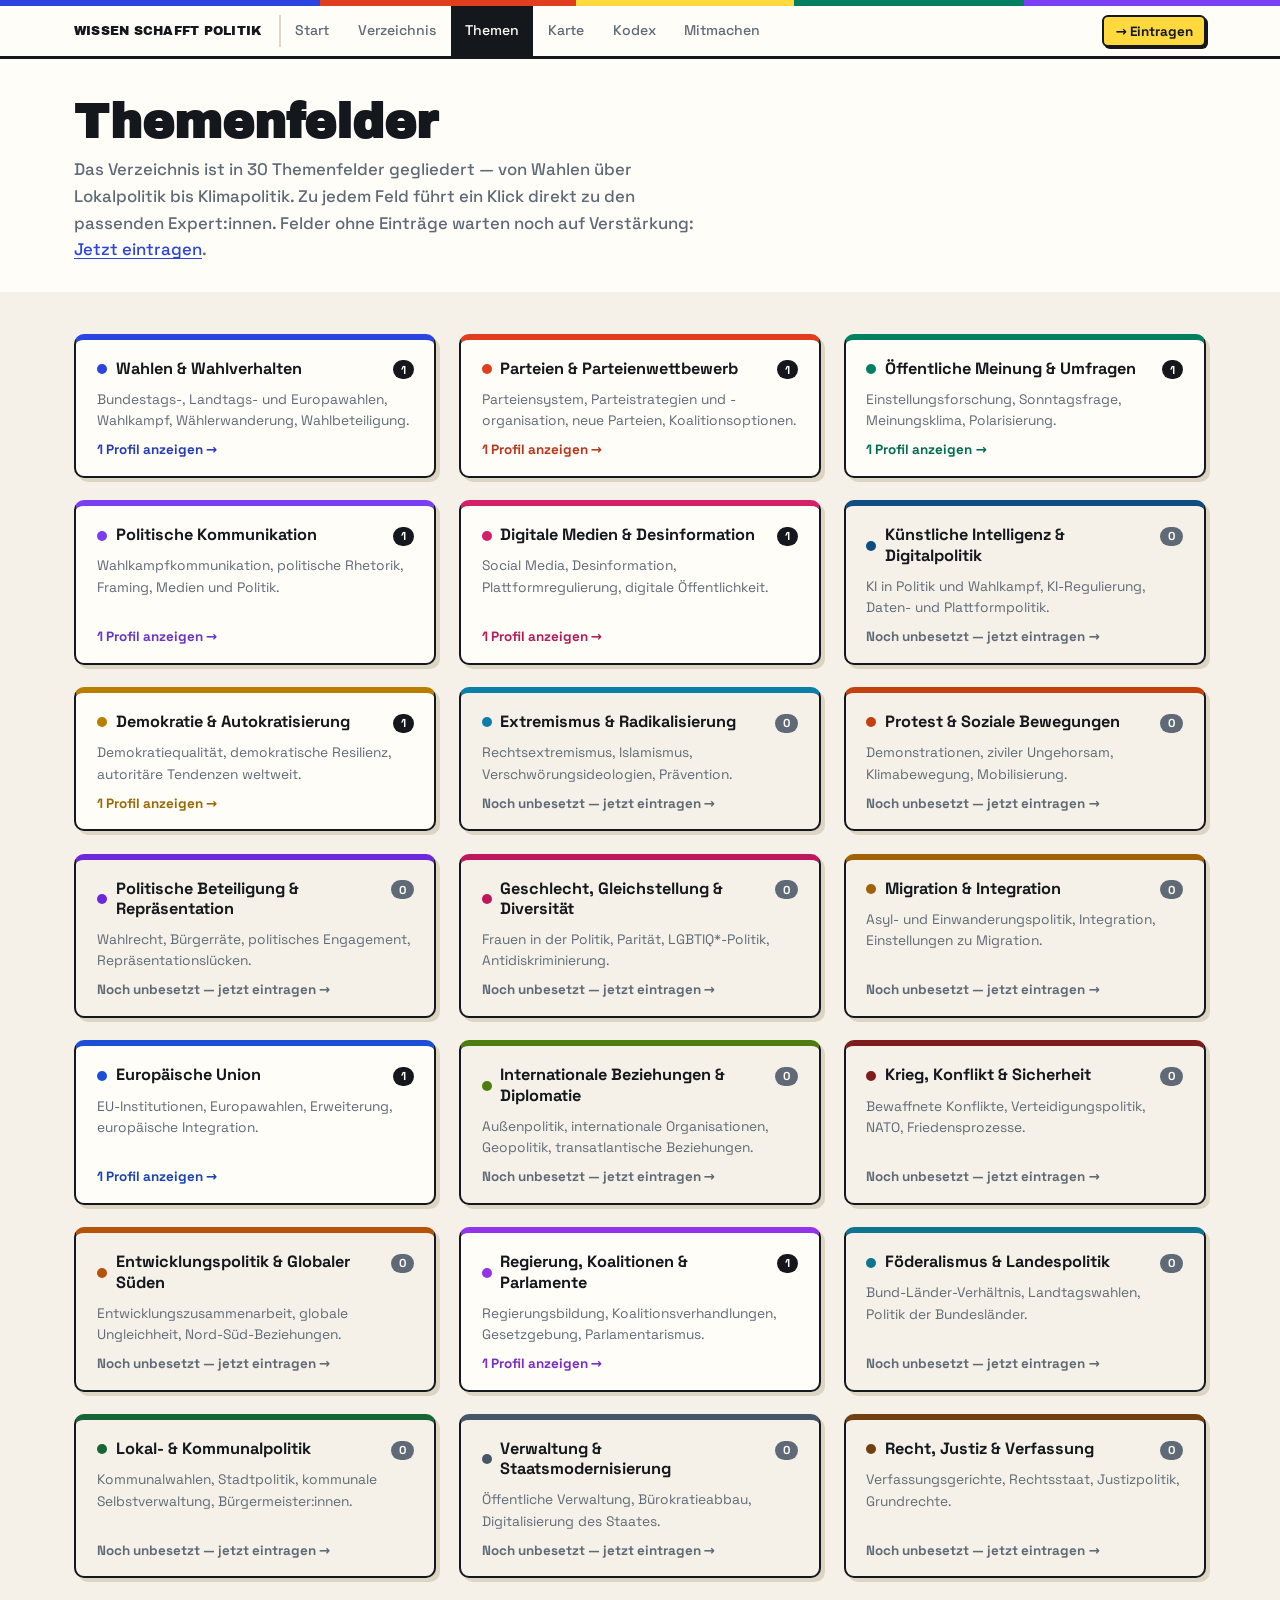
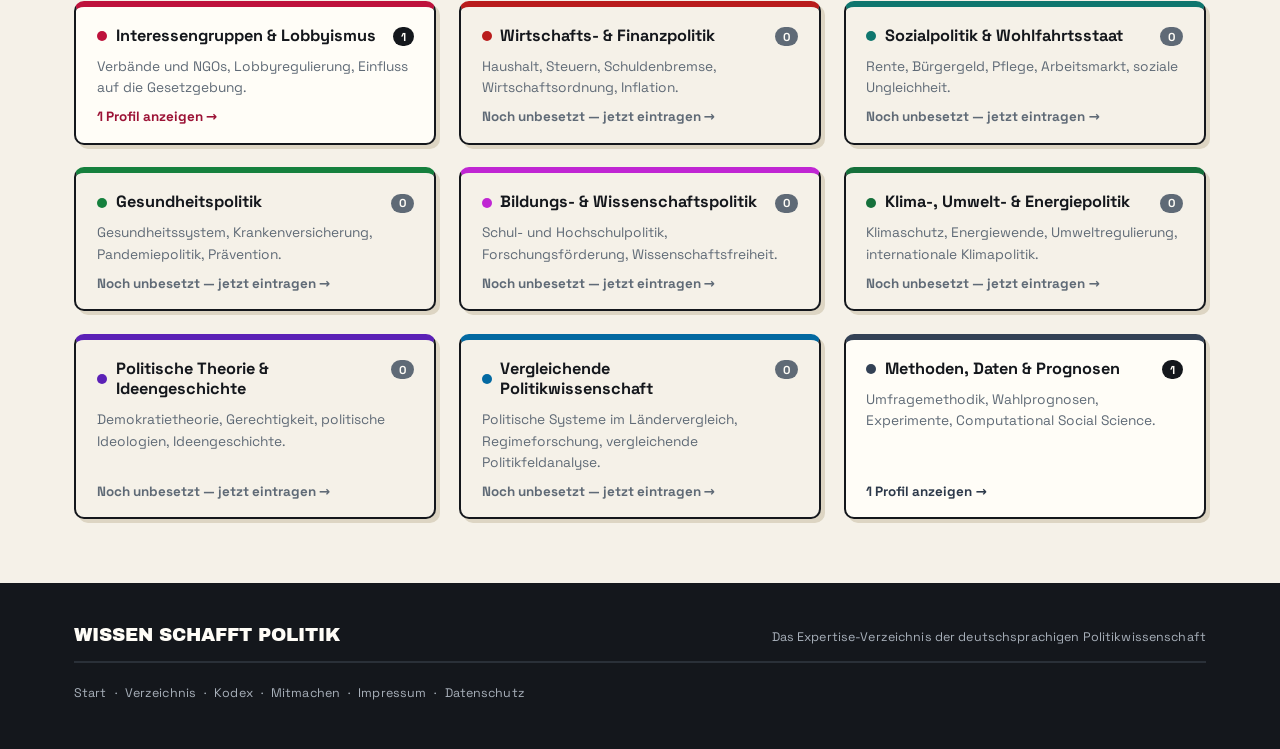
<file: themen.html>
<!DOCTYPE html>
<html lang="de">
<head>
  <meta charset="UTF-8">
  <meta name="viewport" content="width=device-width, initial-scale=1.0">
  <title>Themenfelder — Wissen Schafft Politik</title>
  <meta name="description" content="Alle 30 Themenfelder des Verzeichnisses deutschsprachiger Politikwissenschaftler:innen — von Wahlen über Lokalpolitik bis Klimapolitik.">
  <link rel="icon" href="favicon.svg" type="image/svg+xml">
  <link rel="stylesheet" href="fonts.css">
  <link rel="stylesheet" href="style.css">
</head>
<body>

  <div class="top-stripe" aria-hidden="true"></div>

  <nav class="top-nav" aria-label="Hauptnavigation">
    <div class="top-nav-inner">
      <a class="nav-brand" href="index.html">Wissen Schafft Politik</a>
      <span class="nav-pipe" aria-hidden="true"></span>
      <div class="nav-sections">
        <a class="nav-link" href="index.html">Start</a>
        <a class="nav-link" href="verzeichnis.html">Verzeichnis</a>
        <a class="nav-link active" href="themen.html" aria-current="page">Themen</a>
        <a class="nav-link" href="karte.html">Karte</a>
        <a class="nav-link" href="kodex.html">Kodex</a>
        <a class="nav-link" href="mitmachen.html">Mitmachen</a>
      </div>
      <div class="nav-cta">
        <a href="mitmachen.html">→ Eintragen</a>
      </div>
    </div>
  </nav>

  <main>
    <header class="page-head">
      <div class="container">
        <h1 class="page-title">Themenfelder</h1>
        <p class="page-subtitle">
          Das Verzeichnis ist in 30 Themenfelder gegliedert — von Wahlen über Lokalpolitik
          bis Klimapolitik. Zu jedem Feld führt ein Klick direkt zu den passenden
          Expert:innen. Felder ohne Einträge warten noch auf Verstärkung:
          <a href="mitmachen.html">Jetzt eintragen</a>.
        </p>
      </div>
    </header>

    <section class="topics-page-section">
      <div class="container">
        <div class="topics-grid" id="topics-grid">
          <p class="loading">Themenfelder werden geladen …</p>
        </div>
      </div>
    </section>
  </main>

  <footer class="site-footer">
    <div class="container">
      <div class="footer-top">
        <span class="footer-brand">Wissen Schafft Politik</span>
        <span class="footer-copy">Das Expertise-Verzeichnis der deutschsprachigen Politikwissenschaft</span>
      </div>
      <hr class="rule">
      <nav class="footer-legal" aria-label="Rechtliches">
        <a href="index.html">Start</a>
        <span aria-hidden="true">·</span>
        <a href="verzeichnis.html">Verzeichnis</a>
        <span aria-hidden="true">·</span>
        <a href="kodex.html">Kodex</a>
        <span aria-hidden="true">·</span>
        <a href="mitmachen.html">Mitmachen</a>
        <span aria-hidden="true">·</span>
        <a href="impressum.html">Impressum</a>
        <span aria-hidden="true">·</span>
        <a href="datenschutz.html">Datenschutz</a>
      </nav>
    </div>
  </footer>

  <script src="data/experts.js"></script>
  <script src="topics.js"></script>
  <script src="themen.js"></script>
</body>
</html>
</file>
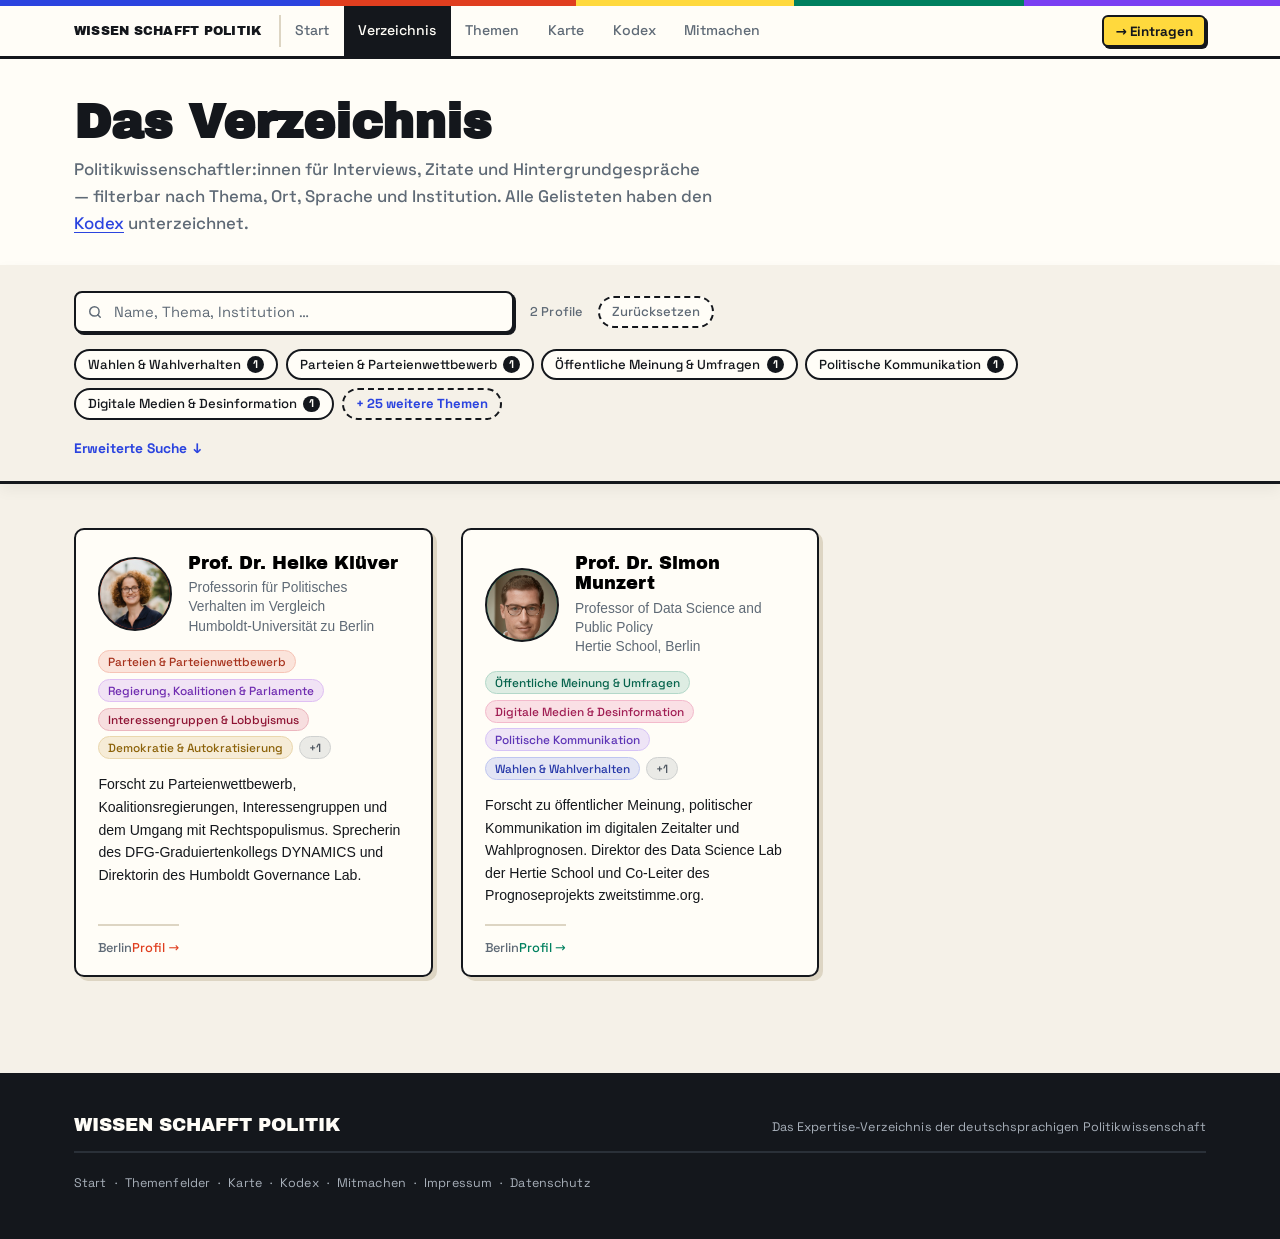
<file: verzeichnis.html>
<!DOCTYPE html>
<html lang="de">
<head>
  <meta charset="UTF-8">
  <meta name="viewport" content="width=device-width, initial-scale=1.0">
  <title>Verzeichnis — Wissen Schafft Politik</title>
  <meta name="description" content="Das durchsuchbare Verzeichnis deutschsprachiger Politikwissenschaftler:innen: nach Thema, Ort, Sprache und Institution filtern, Profile mit Kontaktdaten öffnen.">
  <link rel="icon" href="favicon.svg" type="image/svg+xml">
  <link rel="stylesheet" href="fonts.css">
  <link rel="stylesheet" href="style.css">
</head>
<body>

  <div class="top-stripe" aria-hidden="true"></div>

  <nav class="top-nav" aria-label="Hauptnavigation">
    <div class="top-nav-inner">
      <a class="nav-brand" href="index.html">Wissen Schafft Politik</a>
      <span class="nav-pipe" aria-hidden="true"></span>
      <div class="nav-sections">
        <a class="nav-link" href="index.html">Start</a>
        <a class="nav-link active" href="verzeichnis.html" aria-current="page">Verzeichnis</a>
        <a class="nav-link" href="themen.html">Themen</a>
        <a class="nav-link" href="karte.html">Karte</a>
        <a class="nav-link" href="kodex.html">Kodex</a>
        <a class="nav-link" href="mitmachen.html">Mitmachen</a>
      </div>
      <div class="nav-cta">
        <a href="mitmachen.html">→ Eintragen</a>
      </div>
    </div>
  </nav>

  <main>

    <header class="page-head">
      <div class="container">
        <h1 class="page-title">Das Verzeichnis</h1>
        <p class="page-subtitle">
          Politikwissenschaftler:innen für Interviews, Zitate und Hintergrundgespräche —
          filterbar nach Thema, Ort, Sprache und Institution. Alle Gelisteten haben den
          <a href="kodex.html">Kodex</a> unterzeichnet.
        </p>
      </div>
    </header>

    <!-- ── Suche & Filter ── -->
    <div class="filter-band" id="verzeichnis">
      <div class="container">
        <div class="filter-row">
          <div class="search-wrap">
            <svg class="search-icon" xmlns="http://www.w3.org/2000/svg" width="14" height="14"
              viewBox="0 0 24 24" fill="none" stroke="currentColor"
              stroke-width="2.5" stroke-linecap="round" stroke-linejoin="round" aria-hidden="true">
              <circle cx="11" cy="11" r="8"/><line x1="21" y1="21" x2="16.65" y2="16.65"/>
            </svg>
            <input type="text" id="search-input" class="search-input"
              placeholder="Name, Thema, Institution …" autocomplete="off" spellcheck="false"
              aria-label="Verzeichnis durchsuchen">
            <button class="search-clear" id="search-clear" hidden aria-label="Suche zurücksetzen">×</button>
          </div>
          <span class="filter-count" id="filter-count"></span>
          <button type="button" class="chip chip-reset" id="filter-reset">Zurücksetzen</button>
        </div>

        <div class="topic-chips" id="topic-chips" role="group" aria-label="Nach Thema filtern"></div>

        <details class="adv-panel" id="adv-panel">
          <summary>Erweiterte Suche</summary>
          <div class="adv-grid">
            <div class="adv-field">
              <label for="adv-ort">Ort</label>
              <select id="adv-ort">
                <option value="">Alle Orte</option>
              </select>
            </div>
            <div class="adv-field">
              <label for="adv-sprache">Interviewsprache</label>
              <select id="adv-sprache">
                <option value="">Alle Sprachen</option>
              </select>
            </div>
            <div class="adv-field">
              <label for="adv-institution">Institution</label>
              <input type="text" id="adv-institution" placeholder="z. B. Humboldt" autocomplete="off">
            </div>
            <div class="adv-field">
              <label for="adv-land">Länder-/Regionenexpertise</label>
              <select id="adv-land">
                <option value="">Alle Länder/Regionen</option>
              </select>
            </div>
          </div>
          <p class="adv-hint">Alle Filter lassen sich kombinieren. Die Ansicht ist über die
            Adresszeile teilbar — Filter werden in der URL gespeichert.</p>
        </details>
      </div>
    </div>

    <!-- ── Verzeichnis ── -->
    <section class="directory-section">
      <div class="container">
        <div class="experts-grid" id="experts-grid">
          <p class="loading">Verzeichnis wird geladen …</p>
        </div>
        <p id="no-results" class="no-results" hidden></p>
        <div class="load-more" id="load-more"></div>
      </div>
    </section>

  </main>

  <!-- ── Profil-Modal ── -->
  <div class="modal-backdrop" id="modal-backdrop" hidden>
    <div class="profile-modal" role="dialog" aria-modal="true" aria-labelledby="modal-name" id="profile-modal">
      <button class="modal-close" id="modal-close" aria-label="Profil schließen">×</button>
      <div id="modal-content"></div>
    </div>
  </div>

  <footer class="site-footer">
    <div class="container">
      <div class="footer-top">
        <span class="footer-brand">Wissen Schafft Politik</span>
        <span class="footer-copy">Das Expertise-Verzeichnis der deutschsprachigen Politikwissenschaft</span>
      </div>
      <hr class="rule">
      <nav class="footer-legal" aria-label="Rechtliches">
        <a href="index.html">Start</a>
        <span aria-hidden="true">·</span>
        <a href="themen.html">Themenfelder</a>
        <span aria-hidden="true">·</span>
        <a href="karte.html">Karte</a>
        <span aria-hidden="true">·</span>
        <a href="kodex.html">Kodex</a>
        <span aria-hidden="true">·</span>
        <a href="mitmachen.html">Mitmachen</a>
        <span aria-hidden="true">·</span>
        <a href="impressum.html">Impressum</a>
        <span aria-hidden="true">·</span>
        <a href="datenschutz.html">Datenschutz</a>
      </nav>
    </div>
  </footer>

  <script src="data/experts.js"></script>
  <script src="topics.js"></script>
  <script src="app.js"></script>
</body>
</html>
</file>
<file: fonts.css>
/* Self-hosted fonts (GDPR: no requests to Google servers) */

/* Archivo Black 400 normal (latin-ext) */
@font-face {
  font-family: 'Archivo Black';
  font-style: normal;
  font-weight: 400;
  font-display: swap;
  src: url(fonts/archivoblack-400-normal-latin-ext.woff2) format('woff2');
  unicode-range: U+0100-02BA, U+02BD-02C5, U+02C7-02CC, U+02CE-02D7, U+02DD-02FF, U+0304, U+0308, U+0329, U+1D00-1DBF, U+1E00-1E9F, U+1EF2-1EFF, U+2020, U+20A0-20AB, U+20AD-20C0, U+2113, U+2C60-2C7F, U+A720-A7FF;
}

/* Archivo Black 400 normal (latin) */
@font-face {
  font-family: 'Archivo Black';
  font-style: normal;
  font-weight: 400;
  font-display: swap;
  src: url(fonts/archivoblack-400-normal-latin.woff2) format('woff2');
  unicode-range: U+0000-00FF, U+0131, U+0152-0153, U+02BB-02BC, U+02C6, U+02DA, U+02DC, U+0304, U+0308, U+0329, U+2000-206F, U+20AC, U+2122, U+2191, U+2193, U+2212, U+2215, U+FEFF, U+FFFD;
}

/* Space Grotesk 400 normal (latin-ext) */
@font-face {
  font-family: 'Space Grotesk';
  font-style: normal;
  font-weight: 400;
  font-display: swap;
  src: url(fonts/spacegrotesk-400-normal-latin-ext.woff2) format('woff2');
  unicode-range: U+0100-02BA, U+02BD-02C5, U+02C7-02CC, U+02CE-02D7, U+02DD-02FF, U+0304, U+0308, U+0329, U+1D00-1DBF, U+1E00-1E9F, U+1EF2-1EFF, U+2020, U+20A0-20AB, U+20AD-20C0, U+2113, U+2C60-2C7F, U+A720-A7FF;
}

/* Space Grotesk 400 normal (latin) */
@font-face {
  font-family: 'Space Grotesk';
  font-style: normal;
  font-weight: 400;
  font-display: swap;
  src: url(fonts/spacegrotesk-400-normal-latin.woff2) format('woff2');
  unicode-range: U+0000-00FF, U+0131, U+0152-0153, U+02BB-02BC, U+02C6, U+02DA, U+02DC, U+0304, U+0308, U+0329, U+2000-206F, U+20AC, U+2122, U+2191, U+2193, U+2212, U+2215, U+FEFF, U+FFFD;
}

/* Space Grotesk 500 normal (latin-ext) */
@font-face {
  font-family: 'Space Grotesk';
  font-style: normal;
  font-weight: 500;
  font-display: swap;
  src: url(fonts/spacegrotesk-500-normal-latin-ext.woff2) format('woff2');
  unicode-range: U+0100-02BA, U+02BD-02C5, U+02C7-02CC, U+02CE-02D7, U+02DD-02FF, U+0304, U+0308, U+0329, U+1D00-1DBF, U+1E00-1E9F, U+1EF2-1EFF, U+2020, U+20A0-20AB, U+20AD-20C0, U+2113, U+2C60-2C7F, U+A720-A7FF;
}

/* Space Grotesk 500 normal (latin) */
@font-face {
  font-family: 'Space Grotesk';
  font-style: normal;
  font-weight: 500;
  font-display: swap;
  src: url(fonts/spacegrotesk-500-normal-latin.woff2) format('woff2');
  unicode-range: U+0000-00FF, U+0131, U+0152-0153, U+02BB-02BC, U+02C6, U+02DA, U+02DC, U+0304, U+0308, U+0329, U+2000-206F, U+20AC, U+2122, U+2191, U+2193, U+2212, U+2215, U+FEFF, U+FFFD;
}

/* Space Grotesk 700 normal (latin-ext) */
@font-face {
  font-family: 'Space Grotesk';
  font-style: normal;
  font-weight: 700;
  font-display: swap;
  src: url(fonts/spacegrotesk-700-normal-latin-ext.woff2) format('woff2');
  unicode-range: U+0100-02BA, U+02BD-02C5, U+02C7-02CC, U+02CE-02D7, U+02DD-02FF, U+0304, U+0308, U+0329, U+1D00-1DBF, U+1E00-1E9F, U+1EF2-1EFF, U+2020, U+20A0-20AB, U+20AD-20C0, U+2113, U+2C60-2C7F, U+A720-A7FF;
}

/* Space Grotesk 700 normal (latin) */
@font-face {
  font-family: 'Space Grotesk';
  font-style: normal;
  font-weight: 700;
  font-display: swap;
  src: url(fonts/spacegrotesk-700-normal-latin.woff2) format('woff2');
  unicode-range: U+0000-00FF, U+0131, U+0152-0153, U+02BB-02BC, U+02C6, U+02DA, U+02DC, U+0304, U+0308, U+0329, U+2000-206F, U+20AC, U+2122, U+2191, U+2193, U+2212, U+2215, U+FEFF, U+FFFD;
}
</file>
<file: style.css>
/* ── Wissen Schafft Politik — light editorial-brutalist theme ── */
:root {
  --display: 'Archivo Black', system-ui, sans-serif;
  --sans:    'Space Grotesk', system-ui, sans-serif;
  --mono:    'Space Grotesk', system-ui, sans-serif;

  --paper:   #f5f1e8;
  --paper-2: #fffdf7;
  --ink:     #14171c;
  --muted:   #5f6a76;
  --line:    #ddd5c3;

  --blue:    #2b44df;
  --red:     #e03e1f;
  --green:   #00805f;
  --violet:  #7a3ff2;
  --magenta: #d61f69;
  --amber:   #b97e00;
  --teal:    #0d7ea8;
  --yellow:  #ffd93d;

  --accent:  var(--blue);
}

*, *::before, *::after { box-sizing: border-box; margin: 0; padding: 0; }
html { font-size: 16px; scroll-behavior: smooth; overflow-x: clip; }
body {
  background: var(--paper);
  color: var(--ink);
  font-family: var(--sans);
  -webkit-font-smoothing: antialiased;
  overflow-x: clip;
}
a { color: inherit; text-decoration: none; }
img { display: block; max-width: 100%; }
::selection { background: var(--yellow); color: var(--ink); }

.container { max-width: 1180px; margin: 0 auto; padding: 0 1.5rem; }

/* Top stripe */
.top-stripe {
  height: 6px;
  background: linear-gradient(90deg,
    var(--blue) 0 25%, var(--red) 0 45%, var(--yellow) 0 62%,
    var(--green) 0 80%, var(--violet) 0 100%);
}

/* ── MASTHEAD ── */
.masthead { padding-bottom: 1.8rem; border-bottom: 3px solid var(--ink); }
.masthead-eyebrow {
  display: flex;
  justify-content: space-between;
  align-items: center;
  gap: 1rem;
  padding: 0.75rem 0;
  font-family: var(--mono);
  font-size: 0.64rem;
  font-weight: 700;
  letter-spacing: 0.18em;
  text-transform: uppercase;
  color: var(--muted);
  border-bottom: 1px solid var(--line);
}
.masthead-name {
  position: relative;
  font-family: var(--display);
  font-size: clamp(2.2rem, 7.2vw, 5.4rem);
  line-height: 0.96;
  letter-spacing: -0.015em;
  text-transform: uppercase;
  margin-top: 1.6rem;
  text-align: center;
}
.masthead-name .mn-back {
  position: absolute;
  top: 4px; left: 0; width: 100%;
  text-align: center;
  transform: translateX(5px);
  color: var(--blue);
  z-index: 0;
}
.masthead-name .mn-front { position: relative; z-index: 1; }
.masthead-name .mn-front em { font-style: normal; color: var(--red); }
.masthead-slogan {
  display: block;
  width: fit-content;
  margin: 1.5rem auto 0;
  background: var(--ink);
  color: var(--paper-2);
  font-weight: 700;
  font-size: clamp(0.85rem, 1.9vw, 1.05rem);
  padding: 0.4rem 0.95rem;
  border-radius: 6px;
  transform: rotate(-1.2deg);
}
.masthead-slogan em { font-style: normal; color: var(--yellow); }
.masthead-wordplay {
  margin: 1rem auto 0;
  text-align: center;
  font-family: var(--mono);
  font-size: 0.68rem;
  letter-spacing: 0.08em;
  color: var(--muted);
}

/* ── STICKY NAV ── */
.top-nav { position: sticky; top: 0; z-index: 100; background: var(--paper-2); border-bottom: 3px solid var(--ink); }
.top-nav-inner { max-width: 1180px; margin: 0 auto; padding: 0 1.5rem; display: flex; align-items: stretch; }
.nav-brand {
  font-family: var(--display);
  font-size: 0.72rem;
  letter-spacing: 0.02em;
  text-transform: uppercase;
  display: flex; align-items: center; flex-shrink: 0;
  padding-right: 1.1rem;
}
.nav-pipe { width: 2px; background: var(--line); flex-shrink: 0; margin: 0.55rem 0; }
.nav-sections { display: flex; overflow-x: auto; scrollbar-width: none; flex: 1; }
.nav-sections::-webkit-scrollbar { display: none; }
.nav-link {
  flex-shrink: 0;
  display: flex; align-items: center;
  padding: 0 0.9rem;
  height: 46px;
  font-family: var(--mono);
  font-size: 0.66rem;
  font-weight: 700;
  letter-spacing: 0.1em;
  text-transform: uppercase;
  color: var(--muted);
  white-space: nowrap;
  border-bottom: 3px solid transparent;
  transition: color 0.12s, background 0.12s, border-color 0.12s;
}
.nav-link:hover { color: var(--ink); background: var(--paper); }
.nav-link.active, .nav-link[aria-current="page"] { color: var(--paper-2); background: var(--ink); }
.nav-cta { margin-left: auto; display: flex; align-items: center; padding-left: 1rem; }
.nav-cta a {
  font-family: var(--mono); font-size: 0.64rem; font-weight: 700;
  letter-spacing: 0.08em; text-transform: uppercase;
  background: var(--yellow); color: var(--ink);
  border: 2px solid var(--ink);
  padding: 0.35rem 0.7rem; border-radius: 6px;
  box-shadow: 3px 3px 0 var(--ink);
  transition: transform 0.1s, box-shadow 0.1s;
  white-space: nowrap;
}
.nav-cta a:hover { transform: translate(-1px,-1px); box-shadow: 4px 4px 0 var(--ink); }

/* ── INTRO STRIP ── */
.intro-section { padding: 2.6rem 0; border-bottom: 3px solid var(--ink); background: var(--paper-2); }
.intro-grid { display: grid; grid-template-columns: 3fr 2fr; gap: 2.5rem; align-items: center; }
.intro-lead { font-size: clamp(1.05rem, 2vw, 1.3rem); line-height: 1.65; font-weight: 500; }
.intro-lead strong { background: linear-gradient(transparent 62%, var(--yellow) 62%); font-weight: 700; }
.intro-stats { display: flex; gap: 1rem; }
.stat-box {
  flex: 1;
  background: var(--paper);
  border: 2px solid var(--ink);
  border-radius: 8px;
  box-shadow: 5px 5px 0 var(--ink);
  padding: 1rem 1.1rem;
  text-align: center;
}
.stat-num { font-family: var(--display); font-size: clamp(1.6rem, 3vw, 2.3rem); line-height: 1; color: var(--blue); }
.stat-label { margin-top: 0.4rem; font-family: var(--mono); font-size: 0.6rem; font-weight: 700; letter-spacing: 0.12em; text-transform: uppercase; color: var(--muted); }

/* ── SEARCH & FILTER BAND ── */
.filter-band { padding: 1.6rem 0 1.4rem; border-bottom: 3px solid var(--ink); background: var(--paper); position: sticky; top: 46px; z-index: 90; box-shadow: 0 6px 14px rgba(20,23,28,0.05); }
.filter-row { display: flex; gap: 1rem; align-items: center; flex-wrap: wrap; }
.search-wrap { position: relative; display: flex; align-items: center; flex: 1 1 300px; max-width: 440px; }
.search-icon { position: absolute; left: 0.85rem; color: var(--muted); pointer-events: none; }
.search-input {
  width: 100%;
  padding: 0.62rem 2rem 0.62rem 2.4rem;
  border: 2px solid var(--ink);
  border-radius: 8px;
  font-family: var(--mono); font-size: 0.82rem;
  color: var(--ink); background: var(--paper-2);
  box-shadow: 3px 3px 0 var(--ink);
}
.search-input::placeholder { color: var(--muted); }
.search-input:focus { outline: none; border-color: var(--blue); box-shadow: 3px 3px 0 var(--blue); }
.search-clear { position: absolute; right: 0.5rem; background: none; border: none; font-size: 1.15rem; color: var(--muted); cursor: pointer; padding: 0.1rem 0.35rem; }
.search-clear:hover { color: var(--ink); }
.filter-count { font-family: var(--mono); font-size: 0.66rem; font-weight: 700; letter-spacing: 0.1em; text-transform: uppercase; color: var(--muted); }

.topic-chips { display: flex; flex-wrap: wrap; gap: 0.45rem; margin-top: 1rem; }
.chip {
  font-family: var(--mono); font-size: 0.62rem; font-weight: 700;
  letter-spacing: 0.06em; text-transform: uppercase;
  padding: 0.32rem 0.62rem;
  border: 2px solid var(--ink);
  border-radius: 999px;
  background: var(--paper-2);
  color: var(--ink);
  cursor: pointer;
  transition: transform 0.1s, box-shadow 0.1s, background 0.12s, color 0.12s;
}
.chip:hover { transform: translate(-1px,-1px); box-shadow: 2px 2px 0 var(--ink); }
.chip.active { background: var(--chip-color, var(--blue)); color: #fff; border-color: var(--ink); box-shadow: 2px 2px 0 var(--ink); }
.chip-reset { border-style: dashed; color: var(--muted); }
.chip-reset:hover { color: var(--ink); }

/* ── EXPERT GRID ── */
.directory-section { padding: 2.8rem 0 4rem; }
.experts-grid { display: grid; grid-template-columns: repeat(3, 1fr); gap: 1.75rem; }
.expert-card {
  display: flex; flex-direction: column;
  background: var(--paper-2);
  border: 2px solid var(--ink);
  border-radius: 10px;
  padding: 1.4rem 1.4rem 1.2rem;
  box-shadow: 6px 6px 0 var(--line);
  transition: transform 0.12s, box-shadow 0.12s;
  cursor: pointer;
  text-align: left;
  position: relative;
}
.expert-card:hover, .expert-card:focus-visible { transform: translate(-3px,-3px); box-shadow: 9px 9px 0 var(--card-accent, var(--blue)); outline: none; }
.expert-head { display: flex; gap: 1rem; align-items: center; margin-bottom: 0.9rem; }
.expert-photo {
  width: 74px; height: 74px; border-radius: 50%;
  overflow: hidden; flex-shrink: 0; position: relative;
  border: 2.5px solid var(--ink);
  background: var(--card-accent, var(--blue));
}
.expert-photo img { position: absolute; inset: 0; width: 100%; height: 100%; object-fit: cover; object-position: center top; }
.expert-initials {
  position: absolute; inset: 0;
  display: flex; align-items: center; justify-content: center;
  font-family: var(--display); font-size: 1.4rem; color: #fff;
}
.expert-name { font-family: var(--display); font-size: 1.12rem; line-height: 1.15; }
.expert-role { margin-top: 0.3rem; font-size: 0.82rem; line-height: 1.4; color: var(--muted); font-weight: 500; }
.expert-topics { display: flex; flex-wrap: wrap; gap: 0.35rem; margin-bottom: 0.9rem; }
.topic-tag {
  font-family: var(--mono); font-size: 0.56rem; font-weight: 700;
  letter-spacing: 0.05em; text-transform: uppercase;
  padding: 2.5px 7px; border-radius: 4px;
  background: var(--tag-color, var(--blue)); color: #fff;
}
.expert-bio { font-size: 0.88rem; line-height: 1.6; color: var(--ink); flex: 1; }
.expert-foot {
  margin-top: 1.1rem; padding-top: 0.8rem;
  border-top: 2px solid var(--line);
  display: flex; justify-content: space-between; align-items: center;
  font-family: var(--mono); font-size: 0.62rem; font-weight: 700;
  letter-spacing: 0.08em; text-transform: uppercase; color: var(--muted);
}
.expert-foot .open-hint { color: var(--card-accent, var(--blue)); }

.no-results { padding: 4rem 0; text-align: center; font-family: var(--mono); font-size: 0.85rem; color: var(--muted); }
.loading, .error { grid-column: 1 / -1; padding: 4rem 2rem; text-align: center; color: var(--muted); font-family: var(--mono); font-size: 0.82rem; }

/* ── PROFILE MODAL ── */
.modal-backdrop {
  position: fixed; inset: 0; z-index: 200;
  background: rgba(20, 23, 28, 0.55);
  display: flex; align-items: flex-start; justify-content: center;
  padding: 4vh 1rem;
  overflow-y: auto;
}
.modal-backdrop[hidden] { display: none; }
.profile-modal {
  background: var(--paper-2);
  border: 3px solid var(--ink);
  border-radius: 12px;
  box-shadow: 10px 10px 0 var(--accent);
  max-width: 780px; width: 100%;
  padding: 2rem 2.2rem 2.2rem;
  position: relative;
}
.modal-close {
  position: absolute; top: 0.9rem; right: 0.9rem;
  width: 34px; height: 34px;
  border: 2px solid var(--ink); border-radius: 8px;
  background: var(--paper); color: var(--ink);
  font-size: 1.1rem; font-weight: 700; cursor: pointer;
  box-shadow: 2px 2px 0 var(--ink);
}
.modal-close:hover { background: var(--yellow); }
.profile-head { display: flex; gap: 1.4rem; align-items: center; margin-bottom: 1.2rem; padding-right: 2.5rem; }
.profile-photo {
  width: 108px; height: 108px; border-radius: 50%;
  overflow: hidden; flex-shrink: 0; position: relative;
  border: 3px solid var(--ink); background: var(--accent);
}
.profile-photo img { position: absolute; inset: 0; width: 100%; height: 100%; object-fit: cover; object-position: center top; }
.profile-photo .expert-initials { font-size: 2rem; }
.profile-name { font-family: var(--display); font-size: clamp(1.3rem, 3vw, 1.8rem); line-height: 1.1; }
.profile-role { margin-top: 0.4rem; font-size: 0.95rem; color: var(--muted); font-weight: 500; line-height: 1.45; }
.profile-meta { margin-top: 0.5rem; font-family: var(--mono); font-size: 0.62rem; font-weight: 700; letter-spacing: 0.08em; text-transform: uppercase; color: var(--muted); }
.profile-topics { display: flex; flex-wrap: wrap; gap: 0.4rem; margin-bottom: 1.2rem; }
.profile-bio { font-size: 0.98rem; line-height: 1.75; margin-bottom: 1.4rem; }

.profile-section-label {
  font-family: var(--mono); font-size: 0.64rem; font-weight: 700;
  letter-spacing: 0.14em; text-transform: uppercase; color: var(--accent);
  border-bottom: 2px solid var(--line);
  padding-bottom: 0.35rem; margin-bottom: 0.7rem; margin-top: 1.4rem;
}
.profile-list { list-style: none; }
.profile-list li { padding: 0.35rem 0; font-size: 0.9rem; line-height: 1.5; }
.profile-list li a { text-decoration: underline; text-underline-offset: 3px; text-decoration-color: var(--line); }
.profile-list li a:hover { color: var(--accent); text-decoration-color: var(--accent); }
.profile-list .item-meta { font-family: var(--mono); font-size: 0.66rem; color: var(--muted); }

.profile-links { display: flex; flex-wrap: wrap; gap: 0.5rem; }
.link-pill {
  display: inline-flex; align-items: center; gap: 0.35rem;
  font-family: var(--mono); font-size: 0.64rem; font-weight: 700;
  letter-spacing: 0.05em; text-transform: uppercase;
  border: 2px solid var(--ink); border-radius: 999px;
  padding: 0.32rem 0.7rem;
  background: var(--paper);
  transition: transform 0.1s, box-shadow 0.1s, background 0.12s;
}
.link-pill:hover { transform: translate(-1px,-1px); box-shadow: 2px 2px 0 var(--ink); background: var(--yellow); }
.contact-box {
  margin-top: 1.4rem;
  background: var(--paper);
  border: 2px solid var(--ink);
  border-radius: 8px;
  padding: 0.9rem 1.1rem;
  font-size: 0.9rem; line-height: 1.6;
}
.contact-box a { color: var(--accent); text-decoration: underline; text-underline-offset: 3px; font-weight: 700; }
.kodex-badge {
  display: inline-flex; align-items: center; gap: 0.4rem;
  margin-top: 1.2rem;
  font-family: var(--mono); font-size: 0.62rem; font-weight: 700;
  letter-spacing: 0.08em; text-transform: uppercase;
  color: var(--green);
}

/* ── NOTE BOXES (Kodex teaser, Mitmachen teaser) ── */
.note-section { padding: 2.8rem 0; border-top: 3px solid var(--ink); }
.note-grid { display: grid; grid-template-columns: 1fr 1fr; gap: 1.75rem; }
.note-box {
  border: 3px solid var(--ink);
  border-radius: 10px;
  padding: 1.6rem 1.7rem;
  display: flex; flex-direction: column; gap: 0.7rem;
}
.note-box--kodex { background: var(--yellow); box-shadow: 8px 8px 0 var(--ink); }
.note-box--join { background: var(--ink); color: var(--paper-2); box-shadow: 8px 8px 0 var(--blue); }
.note-box h2 { font-family: var(--display); font-size: 1.25rem; letter-spacing: 0.01em; }
.note-box p { font-size: 0.95rem; line-height: 1.65; font-weight: 500; flex: 1; }
.note-btn {
  align-self: flex-start;
  font-family: var(--mono); font-size: 0.66rem; font-weight: 700;
  letter-spacing: 0.08em; text-transform: uppercase;
  border: 2px solid currentColor; border-radius: 6px;
  padding: 0.45rem 0.85rem;
  transition: transform 0.1s, box-shadow 0.1s;
}
.note-box--kodex .note-btn { background: var(--ink); color: var(--yellow); border-color: var(--ink); }
.note-box--join .note-btn { background: var(--yellow); color: var(--ink); border-color: var(--yellow); }
.note-btn:hover { transform: translate(-2px,-2px); box-shadow: 3px 3px 0 rgba(0,0,0,0.35); }

/* ── ABOUT ── */
.about-section { border-top: 3px solid var(--ink); padding: 3.2rem 0; background: var(--paper-2); }
.section-label { font-family: var(--mono); font-size: 0.72rem; font-weight: 700; letter-spacing: 0.15em; text-transform: uppercase; color: var(--blue); margin-bottom: 1.2rem; }
.about-text { font-size: 1.02rem; line-height: 1.8; max-width: 680px; margin-bottom: 1rem; }
.about-text a { color: var(--blue); text-decoration: underline; text-underline-offset: 3px; }
.about-text a:hover { color: var(--red); }

/* ── FOOTER ── */
.site-footer { background: var(--ink); color: #a8b0ba; padding: 2.6rem 0 3rem; }
.footer-top { display: flex; justify-content: space-between; align-items: baseline; flex-wrap: wrap; gap: 0.5rem; margin-bottom: 1rem; }
.footer-brand { font-family: var(--display); font-size: 1.15rem; color: var(--paper-2); text-transform: uppercase; }
.footer-copy { font-family: var(--mono); font-size: 0.62rem; letter-spacing: 0.1em; text-transform: uppercase; }
.rule { border: none; border-top: 2px solid #2a3038; margin: 1rem 0; }
.footer-legal { margin-top: 1.4rem; display: flex; flex-wrap: wrap; gap: 0.5rem; align-items: center; font-family: var(--mono); font-size: 0.64rem; letter-spacing: 0.08em; text-transform: uppercase; }
.footer-legal a:hover { color: var(--yellow); }
.footer-fineprint { margin-top: 0.9rem; max-width: 660px; font-size: 0.76rem; line-height: 1.6; opacity: 0.75; }
.footer-fineprint a { text-decoration: underline; text-underline-offset: 2px; }

/* ── SUBPAGES (Kodex, Mitmachen, Legal) ── */
.page { min-height: 60vh; padding: 0 0 4rem; }
.page .container { max-width: 800px; }
.page-back { display: inline-block; margin: 1.8rem 0 0; font-family: var(--mono); font-size: 0.66rem; font-weight: 700; letter-spacing: 0.1em; text-transform: uppercase; color: var(--blue); }
.page-back:hover { text-decoration: underline; text-underline-offset: 3px; }
.page-title { font-family: var(--display); font-size: clamp(1.9rem, 5vw, 3rem); margin: 1.2rem 0 0.5rem; line-height: 1.05; }
.page-subtitle { font-size: 1.05rem; color: var(--muted); font-weight: 500; margin-bottom: 2rem; max-width: 640px; line-height: 1.6; }
.page h2 { font-family: var(--mono); font-size: 0.76rem; font-weight: 700; letter-spacing: 0.12em; text-transform: uppercase; color: var(--blue); margin: 2.4rem 0 0.9rem; }
.page h3 { font-family: var(--sans); font-weight: 700; font-size: 1.05rem; margin: 1.5rem 0 0.4rem; }
.page p, .page li { font-size: 0.96rem; line-height: 1.75; }
.page p { margin-bottom: 0.9rem; }
.page ul, .page ol { margin: 0 0 0.9rem 1.25rem; }
.page li { margin-bottom: 0.4rem; }
.page a { color: var(--blue); text-decoration: underline; text-underline-offset: 2px; }
.page a:hover { color: var(--red); }
.page-note { background: var(--paper-2); border-left: 5px solid var(--yellow); border-radius: 0 8px 8px 0; padding: 0.9rem 1.1rem; font-size: 0.88rem; color: var(--muted); margin: 1rem 0 1.5rem; }

/* Kodex principles */
.kodex-list { list-style: none; margin: 2rem 0 0; counter-reset: kodex; }
.kodex-item {
  counter-increment: kodex;
  background: var(--paper-2);
  border: 2.5px solid var(--ink);
  border-radius: 10px;
  box-shadow: 6px 6px 0 var(--line);
  padding: 1.4rem 1.6rem 1.4rem 4.6rem;
  margin-bottom: 1.4rem;
  position: relative;
}
.kodex-item::before {
  content: counter(kodex);
  position: absolute; left: 1.2rem; top: 1.25rem;
  width: 2.2rem; height: 2.2rem;
  display: flex; align-items: center; justify-content: center;
  font-family: var(--display); font-size: 1.05rem;
  background: var(--kodex-color, var(--blue)); color: #fff;
  border: 2px solid var(--ink); border-radius: 8px;
}
.kodex-item h3 { margin: 0 0 0.45rem; font-size: 1.1rem; }
.kodex-item p { margin: 0; color: var(--ink); }
.kodex-item:nth-child(1) { --kodex-color: var(--blue); }
.kodex-item:nth-child(2) { --kodex-color: var(--red); }
.kodex-item:nth-child(3) { --kodex-color: var(--green); }
.kodex-item:nth-child(4) { --kodex-color: var(--violet); }
.kodex-item:nth-child(5) { --kodex-color: var(--magenta); }
.kodex-item:nth-child(6) { --kodex-color: var(--teal); }
.kodex-item:nth-child(7) { --kodex-color: var(--amber); }
.kodex-item:nth-child(8) { --kodex-color: var(--red); }

/* ── JOIN FORM ── */
.join-form { margin-top: 1.5rem; background: var(--paper-2); border: 3px solid var(--ink); border-radius: 12px; box-shadow: 8px 8px 0 var(--line); padding: 1.8rem 2rem 2rem; }
.form-row { margin-bottom: 1.2rem; }
.form-row label { display: block; font-family: var(--mono); font-size: 0.66rem; font-weight: 700; letter-spacing: 0.1em; text-transform: uppercase; margin-bottom: 0.4rem; }
.form-row label .optional { color: var(--muted); font-weight: 400; }
.form-row input[type="text"], .form-row input[type="email"], .form-row input[type="url"], .form-row textarea {
  width: 100%;
  padding: 0.6rem 0.8rem;
  border: 2px solid var(--ink);
  border-radius: 8px;
  font-family: var(--sans); font-size: 0.92rem;
  background: var(--paper);
  color: var(--ink);
}
.form-row input:focus, .form-row textarea:focus { outline: none; border-color: var(--blue); box-shadow: 3px 3px 0 var(--blue); }
.form-row textarea { min-height: 110px; resize: vertical; }
.form-hint { font-size: 0.78rem; color: var(--muted); margin-top: 0.35rem; line-height: 1.5; }
.form-topics { display: flex; flex-wrap: wrap; gap: 0.45rem; }
.form-topics .chip { user-select: none; }
.form-check { display: flex; gap: 0.6rem; align-items: flex-start; margin-bottom: 1.2rem; }
.form-check input { margin-top: 0.3rem; width: 1.05rem; height: 1.05rem; accent-color: var(--blue); flex-shrink: 0; }
.form-check label { font-size: 0.9rem; line-height: 1.55; }
.submit-btn {
  font-family: var(--mono); font-size: 0.74rem; font-weight: 700;
  letter-spacing: 0.08em; text-transform: uppercase;
  background: var(--blue); color: #fff;
  border: 2.5px solid var(--ink); border-radius: 8px;
  box-shadow: 4px 4px 0 var(--ink);
  padding: 0.75rem 1.3rem;
  cursor: pointer;
  transition: transform 0.1s, box-shadow 0.1s;
}
.submit-btn:hover { transform: translate(-2px,-2px); box-shadow: 6px 6px 0 var(--ink); }
.submit-btn:disabled { opacity: 0.5; cursor: not-allowed; transform: none; box-shadow: 4px 4px 0 var(--ink); }
.steps-list { list-style: none; margin: 1.5rem 0 0; }
.steps-list li {
  display: grid; grid-template-columns: 2.4rem 1fr; gap: 1rem;
  padding: 0.9rem 0; border-bottom: 2px solid var(--line);
  align-items: start;
}
.steps-list li:last-child { border-bottom: none; }
.step-num {
  width: 2.2rem; height: 2.2rem;
  display: flex; align-items: center; justify-content: center;
  font-family: var(--display); font-size: 0.95rem;
  background: var(--ink); color: var(--yellow);
  border-radius: 8px;
}

/* ── RESPONSIVE ── */
@media (max-width: 1024px) {
  .experts-grid { grid-template-columns: repeat(2, 1fr); }
}
@media (max-width: 820px) {
  .intro-grid { grid-template-columns: 1fr; gap: 1.6rem; }
  .note-grid { grid-template-columns: 1fr; }
}
@media (max-width: 720px) {
  .nav-brand, .nav-pipe { display: none; }
  .top-nav-inner { padding: 0 0.5rem; }
  .nav-link { padding: 0 0.6rem; font-size: 0.6rem; }
  .filter-band { position: static; }
  .experts-grid { grid-template-columns: 1fr; }
  .profile-modal { padding: 1.5rem 1.2rem; }
  .profile-head { flex-direction: column; align-items: flex-start; gap: 0.9rem; }
  .masthead-eyebrow { justify-content: center; flex-wrap: wrap; gap: 0.4rem 1rem; }
  .join-form { padding: 1.3rem 1.1rem 1.5rem; }
  .kodex-item { padding: 3.8rem 1.3rem 1.3rem; }
  .kodex-item::before { top: 1.1rem; }
}
@media (max-width: 460px) {
  .container { padding: 0 1rem; }
  .intro-stats { flex-direction: column; }
}

@media (prefers-reduced-motion: reduce) {
  html { scroll-behavior: auto; }
  *, *::before, *::after { transition: none !important; }
}

/* ── FINALES DESIGN „STUDIO“ — lesbare UI-Schriften, getönte Tags,
      dezentere Schatten. Überschreibt bewusst Regeln weiter oben. ── */

:root {
  --mono: 'Space Grotesk', system-ui, sans-serif; /* Mono nur noch als Akzent → raus */
}

/* Masthead: Effekt bleibt, Beschriftung wird lesbar */
.masthead-eyebrow {
  font-family: var(--sans); font-size: 0.78rem; font-weight: 500;
  letter-spacing: 0.04em; text-transform: none; color: var(--muted);
}
.masthead-wordplay { font-family: var(--sans); font-size: 0.8rem; letter-spacing: 0.02em; }
.masthead-slogan { transform: rotate(-0.8deg); }

/* Navigation */
.nav-brand { font-size: 0.78rem; }
.nav-link {
  font-family: var(--sans); font-size: 0.88rem; font-weight: 500;
  letter-spacing: 0; text-transform: none; height: 50px;
}
.nav-cta a {
  font-family: var(--sans); font-size: 0.84rem; font-weight: 600;
  letter-spacing: 0; text-transform: none;
  box-shadow: 2px 2px 0 var(--ink);
}
.nav-cta a:hover { box-shadow: 3px 3px 0 var(--ink); }

/* Intro */
.stat-box { box-shadow: 3px 3px 0 var(--line); }
.stat-label { font-family: var(--sans); font-size: 0.76rem; font-weight: 500; letter-spacing: 0.02em; text-transform: none; }

/* Suche & Filter */
.search-input { font-family: var(--sans); font-size: 0.92rem; box-shadow: 2px 2px 0 var(--ink); }
.search-input:focus { box-shadow: 2px 2px 0 var(--blue); }
.filter-count { font-family: var(--sans); font-size: 0.8rem; font-weight: 500; letter-spacing: 0.01em; text-transform: none; }

/* Chips: lesbar, normale Schreibung */
.chip {
  font-family: var(--sans); font-size: 0.82rem; font-weight: 500;
  letter-spacing: 0; text-transform: none;
  padding: 0.34rem 0.75rem;
}
.chip.active { box-shadow: 2px 2px 0 var(--ink); }

/* Tags: getönt mit dunkler Schrift statt weiß auf Farbe */
.topic-tag {
  font-family: var(--sans); font-size: 0.74rem; font-weight: 500;
  letter-spacing: 0; text-transform: none;
  padding: 3px 9px; border-radius: 999px;
  background: color-mix(in srgb, var(--tag-color, var(--blue)) 13%, var(--paper-2));
  color: color-mix(in srgb, var(--tag-color, var(--blue)) 72%, var(--ink));
  border: 1px solid color-mix(in srgb, var(--tag-color, var(--blue)) 30%, var(--paper-2));
}

/* Karten: Kanten bleiben, Schatten dezenter */
.expert-card { box-shadow: 4px 4px 0 var(--line); }
.expert-card:hover, .expert-card:focus-visible {
  transform: translate(-2px,-2px);
  box-shadow: 6px 6px 0 color-mix(in srgb, var(--card-accent, var(--blue)) 55%, var(--paper));
}
.expert-role { font-size: 0.86rem; }
.expert-foot {
  font-family: var(--sans); font-size: 0.8rem; font-weight: 500;
  letter-spacing: 0; text-transform: none;
}

/* Modal */
.profile-modal { box-shadow: 8px 8px 0 color-mix(in srgb, var(--accent) 45%, var(--paper)); }
.profile-meta { font-family: var(--sans); font-size: 0.8rem; font-weight: 500; letter-spacing: 0.01em; text-transform: none; }
.profile-section-label {
  font-family: var(--sans); font-weight: 700; font-size: 0.95rem;
  letter-spacing: 0.01em; text-transform: none;
  color: color-mix(in srgb, var(--accent) 80%, var(--ink));
}
.profile-list .item-meta { font-family: var(--sans); font-size: 0.78rem; }
.link-pill {
  font-family: var(--sans); font-size: 0.8rem; font-weight: 500;
  letter-spacing: 0; text-transform: none;
}
.kodex-badge { font-family: var(--sans); font-size: 0.8rem; letter-spacing: 0.01em; text-transform: none; }

/* Hinweiskästen */
.note-box--kodex { box-shadow: 5px 5px 0 var(--ink); }
.note-box--join { box-shadow: 5px 5px 0 color-mix(in srgb, var(--blue) 60%, var(--paper)); }
.note-btn {
  font-family: var(--sans); font-size: 0.84rem; font-weight: 600;
  letter-spacing: 0; text-transform: none;
}

/* Über & Footer */
.section-label {
  font-family: var(--sans); font-weight: 700; font-size: 1.1rem;
  letter-spacing: 0.02em; text-transform: none;
}
.footer-copy, .footer-legal { font-family: var(--sans); font-size: 0.78rem; letter-spacing: 0.01em; text-transform: none; }

/* Unterseiten */
.page-back { font-family: var(--sans); font-size: 0.84rem; font-weight: 600; letter-spacing: 0; text-transform: none; }
.page h2 {
  font-family: var(--sans); font-weight: 700; font-size: 1.15rem;
  letter-spacing: 0.01em; text-transform: none;
}
.kodex-item { box-shadow: 4px 4px 0 var(--line); }
.form-row label { font-family: var(--sans); font-size: 0.84rem; font-weight: 600; letter-spacing: 0; text-transform: none; }
.form-hint { font-size: 0.8rem; }
.submit-btn {
  font-family: var(--sans); font-size: 0.9rem; font-weight: 600;
  letter-spacing: 0; text-transform: none; box-shadow: 3px 3px 0 var(--ink);
}
.submit-btn:hover { box-shadow: 4px 4px 0 var(--ink); }

/* Kleinere, ruhigere Headline */
.masthead-name { font-size: clamp(1.9rem, 5vw, 3.6rem); }
.masthead-name .mn-back { top: 3px; transform: translateX(3px); }

/* ── UNTERSEITEN-KOPF (Verzeichnis, Themen) ── */
.page-head { padding: 2.4rem 0 1.8rem; background: var(--paper-2); }
.page-head .page-title { margin: 0 0 0.5rem; }
.page-head .page-subtitle { margin-bottom: 0; }
.page-head a { color: var(--blue); text-decoration: underline; text-underline-offset: 3px; }
.page-head a:hover { color: var(--red); }

/* ── STARTSEITE: Hero-Buttons & Themenblock ── */
.hero-actions { display: flex; flex-wrap: wrap; gap: 0.8rem; margin-top: 1.5rem; }
.hero-btn {
  font-family: var(--sans); font-size: 0.92rem; font-weight: 600;
  padding: 0.65rem 1.2rem;
  border: 2.5px solid var(--ink); border-radius: 8px;
  background: var(--paper-2); color: var(--ink);
  box-shadow: 3px 3px 0 var(--ink);
  transition: transform 0.1s, box-shadow 0.1s;
}
.hero-btn:hover { transform: translate(-2px,-2px); box-shadow: 5px 5px 0 var(--ink); }
.hero-btn--primary { background: var(--blue); color: #fff; }
.home-topics-section { padding: 2.4rem 0 2.6rem; border-bottom: 3px solid var(--ink); }
.home-topics-section .topic-chips { margin-top: 1.1rem; }
.home-topics-note { margin-top: 1rem; font-size: 0.86rem; color: var(--muted); }
.home-topics-note a { color: var(--blue); text-decoration: underline; text-underline-offset: 3px; }

/* ── CHIPS: Zähler & unbesetzte Felder ── */
.chip { display: inline-flex; align-items: center; gap: 0.4rem; }
.chip-count {
  font-size: 0.7rem; font-weight: 700; line-height: 1;
  background: var(--ink); color: var(--paper-2);
  border-radius: 999px; padding: 2.5px 6px;
}
.chip.active .chip-count { background: rgba(0,0,0,0.35); color: #fff; }
.chip-empty { opacity: 0.55; }
.chip-empty:hover { opacity: 1; }
.chip-empty .chip-count { background: var(--muted); }

/* ── ERWEITERTE SUCHE ── */
.adv-panel { margin-top: 1.1rem; }
.adv-panel summary {
  cursor: pointer; list-style: none; display: inline-flex; align-items: center; gap: 0.4rem;
  font-family: var(--sans); font-size: 0.86rem; font-weight: 600; color: var(--blue);
}
.adv-panel summary::-webkit-details-marker { display: none; }
.adv-panel summary::after { content: '↓'; font-weight: 700; }
.adv-panel[open] summary::after { content: '↑'; }
.adv-panel summary:hover { color: var(--red); }
.adv-grid {
  display: grid; grid-template-columns: repeat(3, minmax(0, 1fr)); gap: 1rem;
  margin-top: 1rem;
  background: var(--paper-2);
  border: 2px solid var(--ink); border-radius: 10px;
  padding: 1.1rem 1.2rem;
}
.adv-field label {
  display: block;
  font-family: var(--sans); font-size: 0.8rem; font-weight: 600;
  margin-bottom: 0.35rem;
}
.adv-field select, .adv-field input {
  width: 100%;
  padding: 0.5rem 0.7rem;
  border: 2px solid var(--ink); border-radius: 8px;
  font-family: var(--sans); font-size: 0.88rem;
  background: var(--paper); color: var(--ink);
}
.adv-field select:focus, .adv-field input:focus { outline: none; border-color: var(--blue); box-shadow: 2px 2px 0 var(--blue); }
.adv-hint { margin-top: 0.7rem; font-size: 0.78rem; color: var(--muted); }

/* ── THEMENFELD-SEITE ── */
.topics-page-section { padding: 2.6rem 0 4rem; }
.topics-grid { display: grid; grid-template-columns: repeat(3, 1fr); gap: 1.4rem; }
.topic-card {
  display: flex; flex-direction: column; gap: 0.6rem;
  background: var(--paper-2);
  border: 2px solid var(--ink); border-radius: 10px;
  border-top: 6px solid var(--tag-color, var(--blue));
  box-shadow: 4px 4px 0 var(--line);
  padding: 1.2rem 1.3rem 1.1rem;
  transition: transform 0.12s, box-shadow 0.12s;
}
.topic-card:hover { transform: translate(-2px,-2px); box-shadow: 6px 6px 0 color-mix(in srgb, var(--tag-color, var(--blue)) 55%, var(--paper)); }
.topic-card--empty { background: var(--paper); }
.topic-card-head { display: flex; align-items: baseline; gap: 0.55rem; }
.topic-card-dot {
  width: 10px; height: 10px; border-radius: 999px; flex-shrink: 0;
  background: var(--tag-color, var(--blue)); align-self: center;
}
.topic-card-name { font-family: var(--sans); font-weight: 700; font-size: 1.02rem; line-height: 1.25; flex: 1; }
.topic-card-count {
  font-family: var(--sans); font-size: 0.72rem; font-weight: 700;
  background: var(--ink); color: var(--paper-2);
  border-radius: 999px; padding: 2.5px 8px; flex-shrink: 0;
}
.topic-card--empty .topic-card-count { background: var(--muted); }
.topic-card-desc { font-size: 0.86rem; line-height: 1.55; color: var(--muted); flex: 1; }
.topic-card-link {
  font-family: var(--sans); font-size: 0.84rem; font-weight: 600;
  color: color-mix(in srgb, var(--tag-color, var(--blue)) 80%, var(--ink));
}
.topic-card-link:hover { text-decoration: underline; text-underline-offset: 3px; }
.topic-card-link--empty { color: var(--muted); }

@media (max-width: 1024px) {
  .topics-grid { grid-template-columns: repeat(2, 1fr); }
}
@media (max-width: 720px) {
  .topics-grid { grid-template-columns: 1fr; }
  .adv-grid { grid-template-columns: 1fr; }
}

/* Themen-Chips im Verzeichnis: eingeklappt eine Zeile, Toggle klappt auf */
.chip-toggle {
  border-style: dashed;
  color: var(--blue);
  font-weight: 600;
  background: transparent;
}
.chip-toggle:hover { color: var(--red); border-color: var(--ink); }

/* „Mehr anzeigen“-Pagination */
.load-more { margin-top: 2rem; text-align: center; }
.load-more .hero-btn { cursor: pointer; font-size: 0.88rem; }

/* ── KARTEN-SEITE ── */
.map-section { padding: 2.2rem 0 4rem; }
.map-toggle { display: flex; gap: 0.6rem; flex-wrap: wrap; margin-bottom: 1.4rem; }
.map-toggle-btn {
  font-family: var(--sans); font-size: 0.86rem; font-weight: 600;
  padding: 0.5rem 1rem;
  border: 2px solid var(--ink); border-radius: 999px;
  background: var(--paper-2); color: var(--ink);
  cursor: pointer;
  transition: transform 0.1s, box-shadow 0.1s;
}
.map-toggle-btn:hover { transform: translate(-1px,-1px); box-shadow: 2px 2px 0 var(--ink); }
.map-toggle-btn.active { background: var(--ink); color: var(--paper-2); box-shadow: 2px 2px 0 var(--blue); }

.map-layout { display: grid; grid-template-columns: 2fr 1fr; gap: 1.6rem; align-items: start; }
.map-canvas {
  background: var(--paper-2);
  border: 2px solid var(--ink); border-radius: 12px;
  box-shadow: 5px 5px 0 var(--line);
  padding: 0.8rem;
}
.map-svg { width: 100%; height: auto; display: block; }
.map-svg .land { fill: #e7dfcc; stroke: var(--paper-2); stroke-width: 0.7; }
.map-svg .land--dach { fill: #d8e0f6; stroke: var(--paper-2); }
.map-svg .land--context { fill: #efe9da; }
.map-dot circle {
  fill: var(--blue); fill-opacity: 0.85;
  stroke: var(--ink); stroke-width: 1.5;
  cursor: pointer;
  transition: fill 0.12s;
}
.map-dot:hover circle, .map-dot:focus-visible circle { fill: var(--red); }
.map-dot.selected circle { fill: var(--yellow); fill-opacity: 1; stroke-width: 2; }
.map-dot:focus { outline: none; }

.map-panel {
  background: var(--paper-2);
  border: 2px solid var(--ink); border-radius: 12px;
  box-shadow: 5px 5px 0 var(--line);
  padding: 1.1rem 1.2rem;
  max-height: 560px; overflow-y: auto;
}
.map-panel-head { display: flex; justify-content: space-between; align-items: center; margin-bottom: 0.7rem; }
.map-panel-head h2 { font-family: var(--display); font-size: 1.05rem; }
.map-panel-close {
  width: 28px; height: 28px;
  border: 2px solid var(--ink); border-radius: 8px;
  background: var(--paper); cursor: pointer; font-weight: 700;
}
.map-panel-close:hover { background: var(--yellow); }
.map-locations { list-style: none; }
.map-locations li { border-bottom: 1px solid var(--line); }
.map-locations li:last-child { border-bottom: none; }
.map-locations button {
  width: 100%; display: flex; justify-content: space-between; align-items: center;
  padding: 0.5rem 0.2rem;
  background: none; border: none; cursor: pointer;
  font-family: var(--sans); font-size: 0.9rem; font-weight: 500; color: var(--ink);
}
.map-locations button:hover span:first-child { color: var(--blue); text-decoration: underline; text-underline-offset: 3px; }
.map-loc-count {
  font-size: 0.72rem; font-weight: 700;
  background: var(--ink); color: var(--paper-2);
  border-radius: 999px; padding: 2px 8px;
}
.map-people { list-style: none; }
.map-people li { padding: 0.5rem 0; border-bottom: 1px solid var(--line); font-size: 0.9rem; line-height: 1.45; }
.map-people li:last-child { border-bottom: none; }
.map-people span { color: var(--muted); font-size: 0.84rem; }
.map-panel-link {
  display: inline-block; margin-top: 0.9rem;
  font-family: var(--sans); font-size: 0.86rem; font-weight: 600; color: var(--blue);
}
.map-panel-link:hover { color: var(--red); text-decoration: underline; text-underline-offset: 3px; }
.map-empty { font-size: 0.86rem; color: var(--muted); line-height: 1.5; }
.map-note { margin-top: 1rem; font-size: 0.8rem; color: var(--muted); }

@media (max-width: 820px) {
  .map-layout { grid-template-columns: 1fr; }
  .map-panel { max-height: none; }
}
</file>
